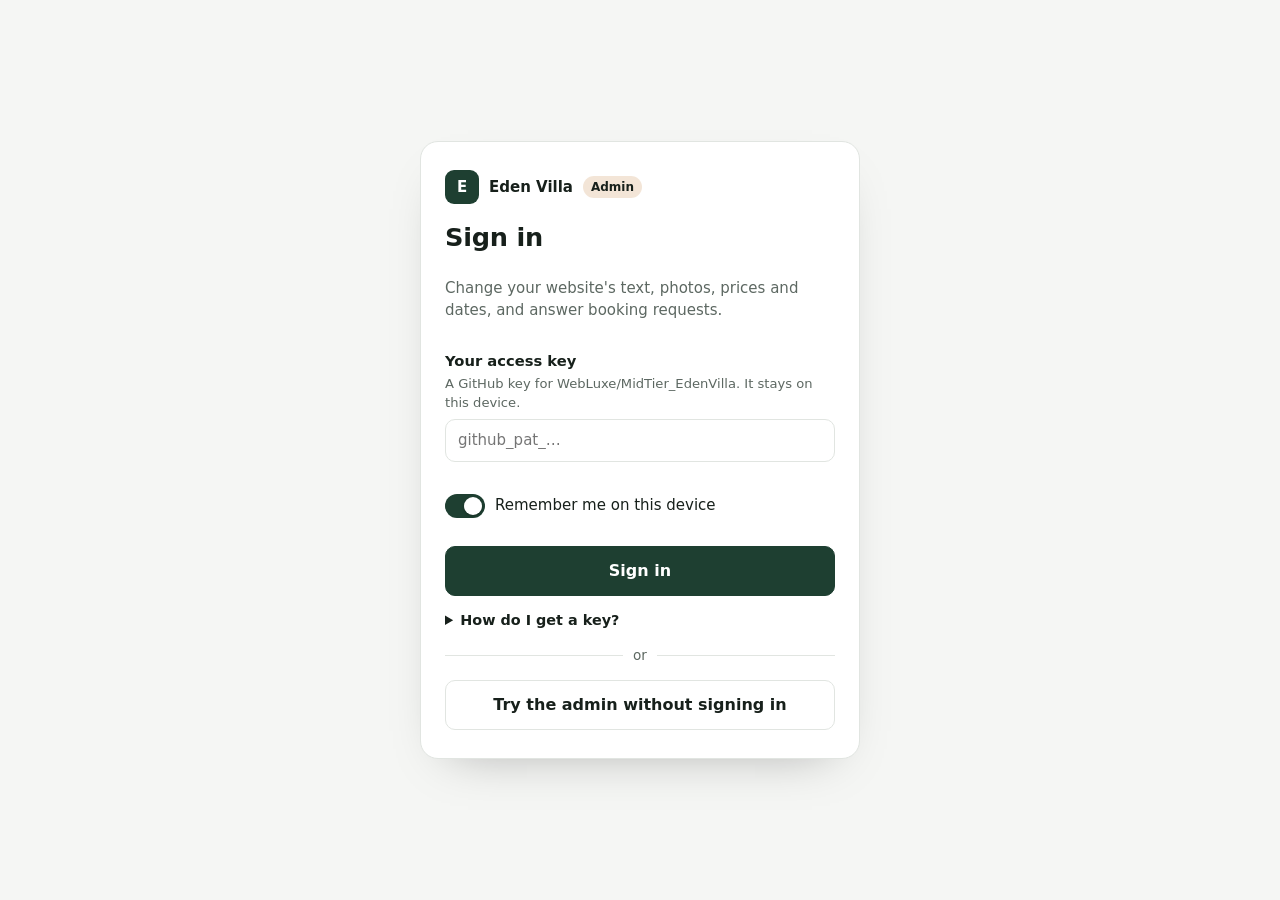
<file: admin/index.html>
<!doctype html>
<html lang="en">
<head>
<meta charset="utf-8">
<meta name="viewport" content="width=device-width, initial-scale=1, viewport-fit=cover">
<meta name="robots" content="noindex, nofollow">
<title>Admin</title>
<link rel="icon" href="../assets/favicon.svg" type="image/svg+xml">
<link rel="stylesheet" href="admin.css?v=fefe5e2663">
</head>
<body>
<div id="adm"><noscript><p style="padding:24px">The admin panel needs JavaScript.</p></noscript></div>
<script src="../config.js?v=fefe5e2663"></script>
<script src="../data/site.js"></script>
<script src="admin.js?v=fefe5e2663"></script>
<script>document.title = ((window.SITE || {}).name || 'Website') + ' · Admin'; window.ADMIN_START();</script>
</body>
</html>
</file>
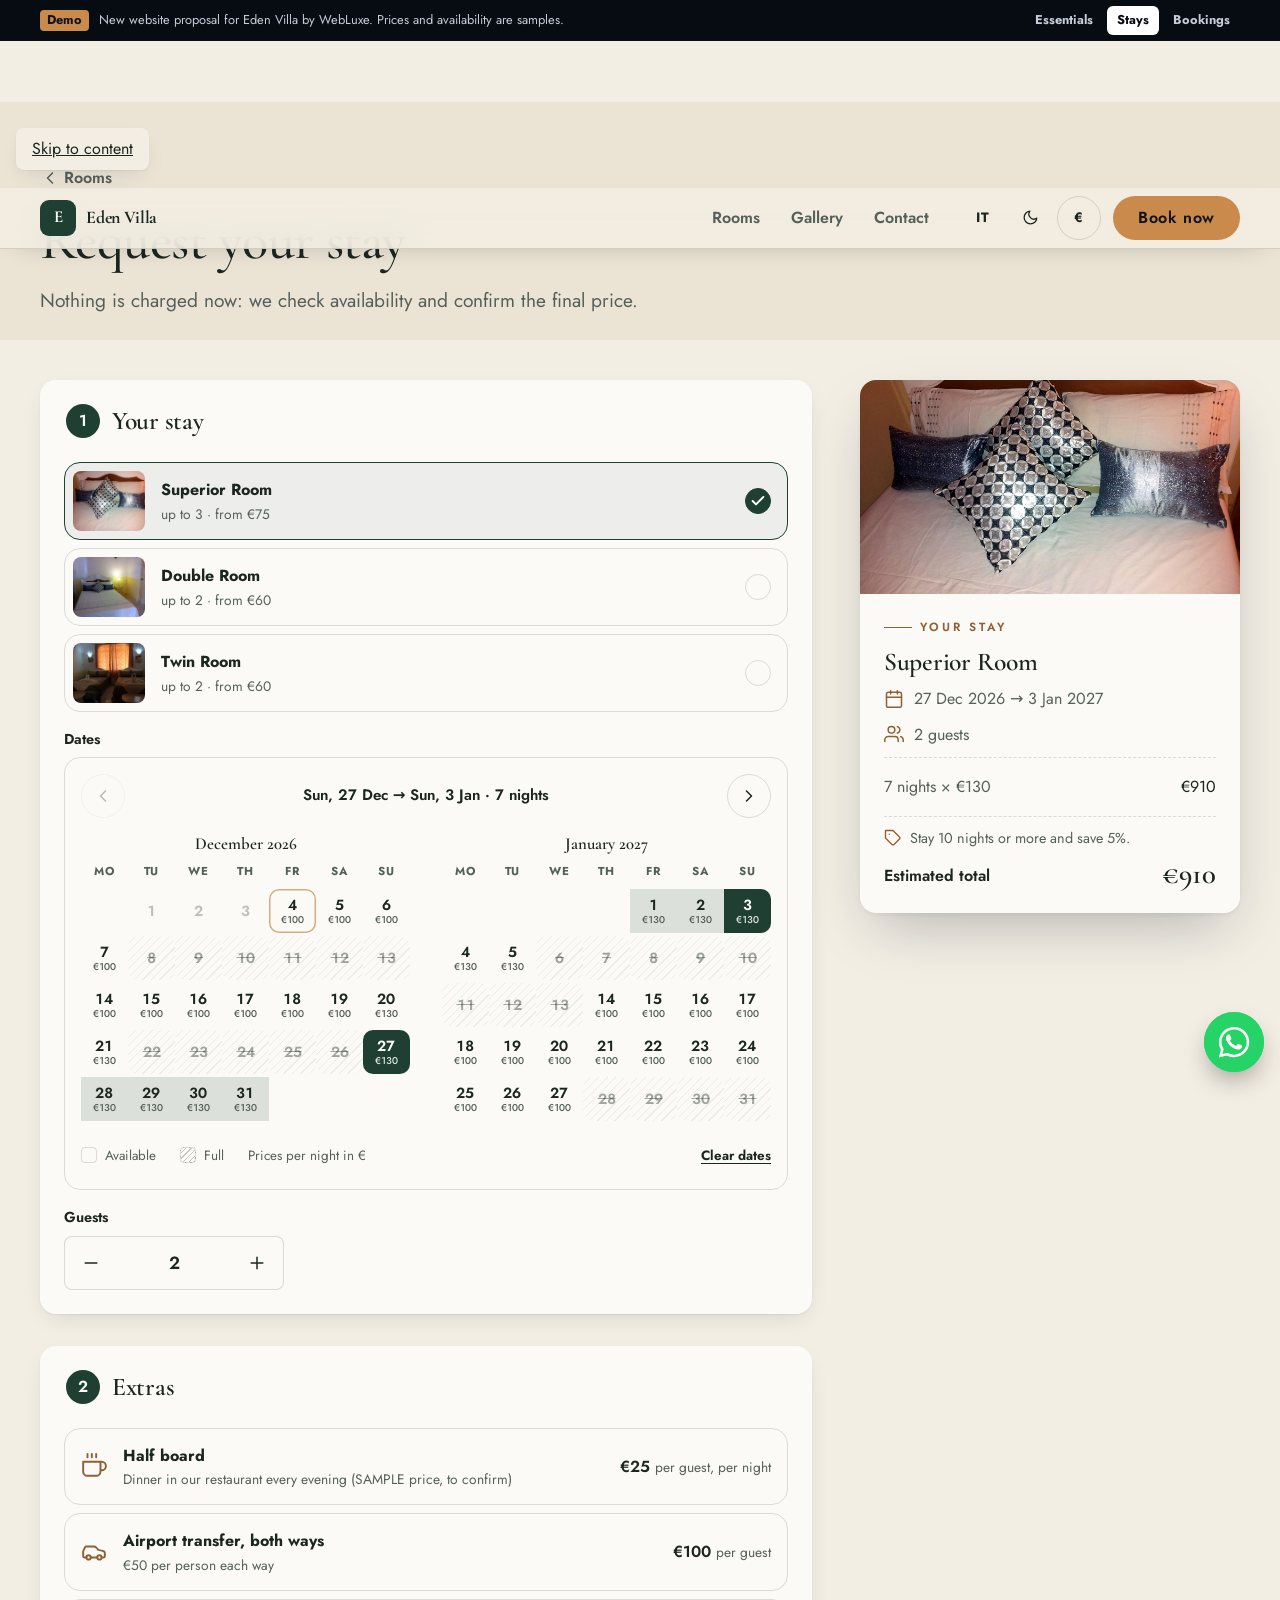
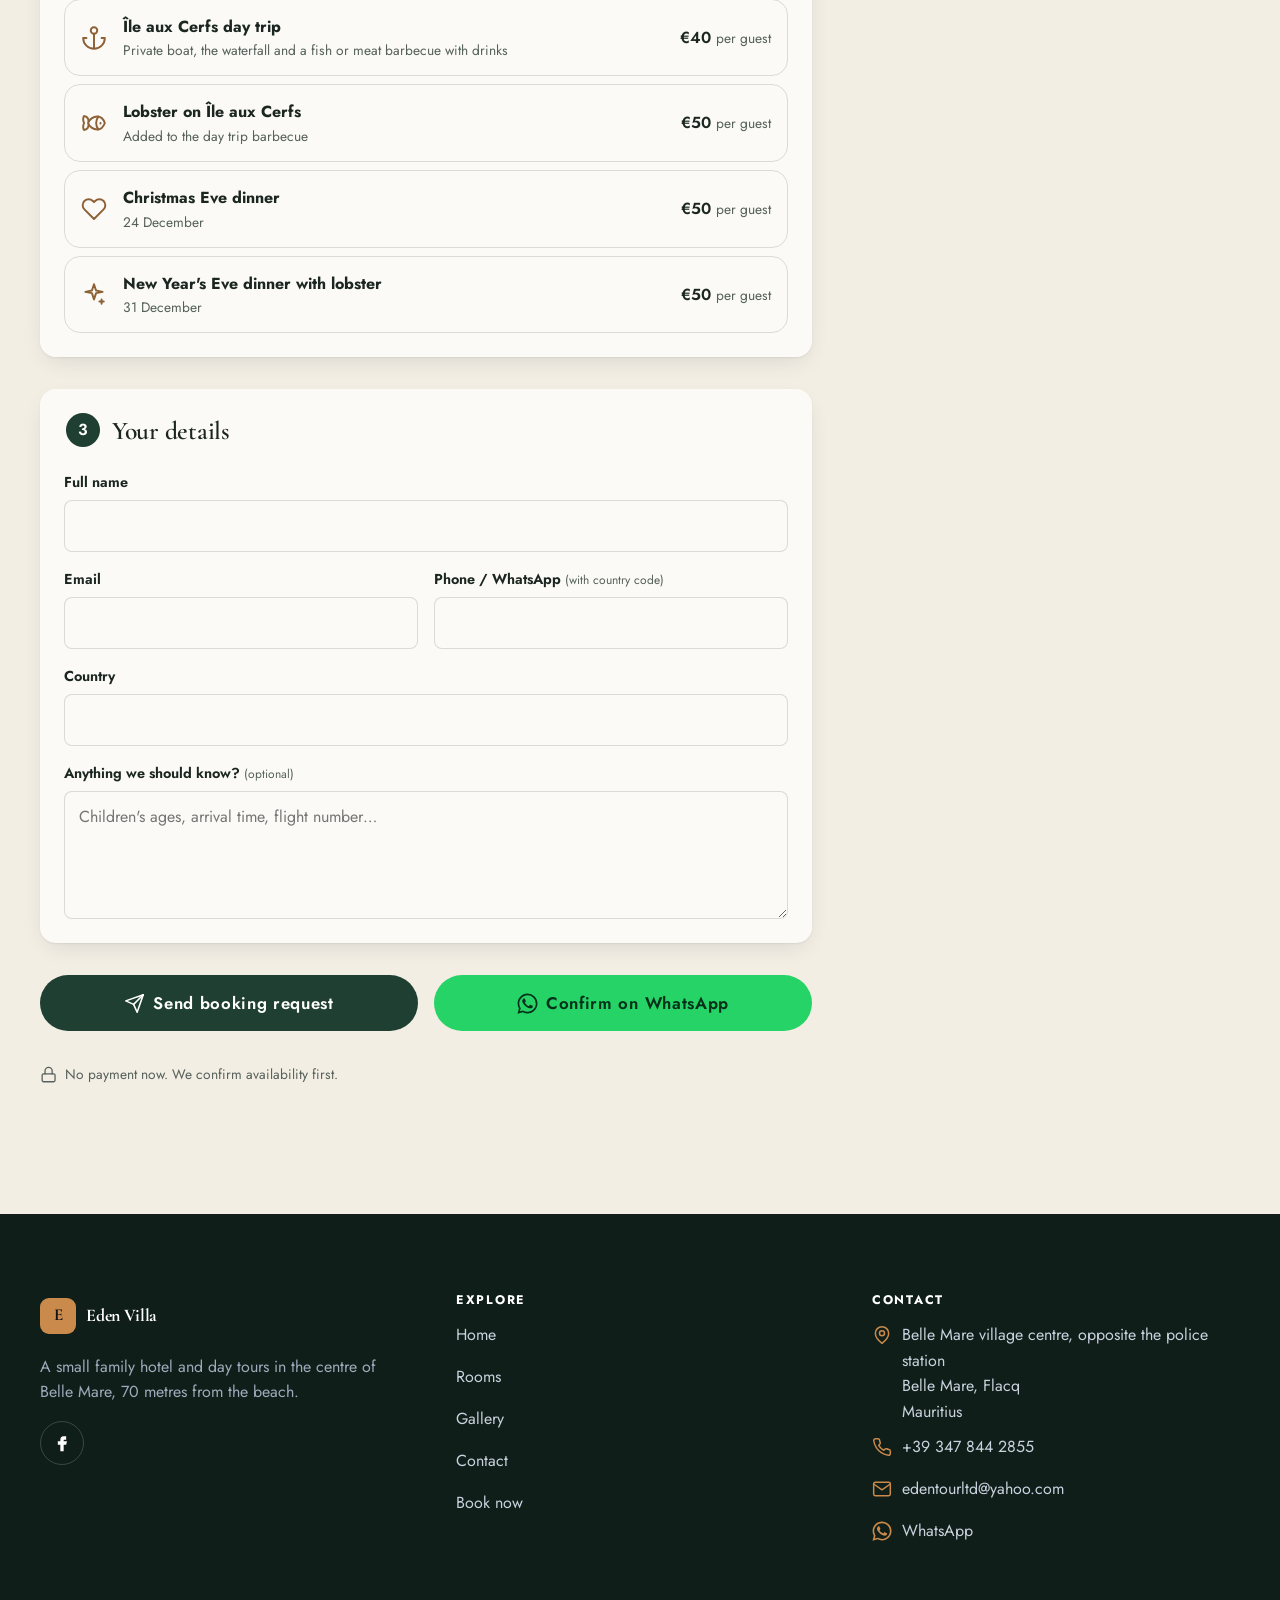
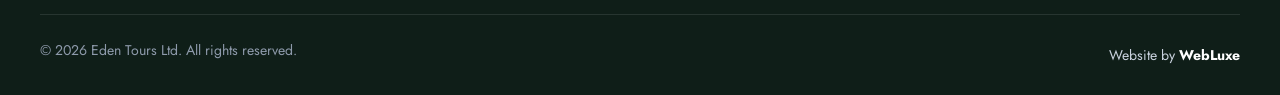
<file: book.html>
<!doctype html>
<html lang="en">
<head>
<meta charset="utf-8">
<meta name="viewport" content="width=device-width, initial-scale=1, viewport-fit=cover">
<!-- Title, description and preview picture come from config.js when the page opens.
     The copies below are what WhatsApp and Facebook show when the link is shared: update them for each client. -->
<title>Book now | Eden Villa</title>
<meta name="description" content="A small family hotel 70 m from Belle Mare beach: pool, restaurant, B&amp;B or half board and day tours. Live prices and availability.">
<meta property="og:type" content="website">
<meta property="og:title" content="Book now | Eden Villa">
<meta property="og:description" content="A small family hotel 70 m from Belle Mare beach: pool, restaurant, B&amp;B or half board and day tours. Live prices and availability.">
<meta property="og:image" content="https://images.unsplash.com/photo-1634972312739-d7237018e06a?auto=format&amp;fit=crop&amp;q=70&amp;w=1200">
<meta name="twitter:card" content="summary_large_image">
<link rel="icon" href="assets/favicon.svg" type="image/svg+xml">
<link rel="preconnect" href="https://fonts.googleapis.com">
<link rel="preconnect" href="https://fonts.gstatic.com" crossorigin>
<link rel="preconnect" href="https://images.unsplash.com">
<script>try{if(localStorage.getItem('wl-theme')==='dark')document.documentElement.dataset.theme='dark'}catch(e){}</script>
<!-- Fonts: keep in step with "fonts" in config.js (the site corrects it if they differ). -->
<link id="wl-fonts" rel="stylesheet" href="https://fonts.googleapis.com/css2?family=Cormorant+Garamond:wght@500;600;700&amp;family=Jost:wght@400;500;600&amp;display=swap">
<link rel="stylesheet" href="css/style.css?v=fefe5e2663">
<script src="config.js?v=fefe5e2663" defer></script>
<script src="data/site.js" defer></script>
<script src="js/main.js?v=fefe5e2663" defer></script>
</head>
<body data-page="book">
<div id="app"><noscript><p style="padding:24px;font-family:sans-serif">Please turn on JavaScript to see this website.</p></noscript></div>
</body>
</html>
</file>
<file: admin/admin.css>
/* WebLuxe admin panel. --p and --a come from the site's brand colours. */
:root { --p: #1e3f31; --a: #c98a4b; --bg: #f5f6f4; --card: #fff; --text: #17201b; --text-2: #5d6862; --line: #e1e5e1; --ok: #12804a; --err: #b42318; --r: 12px; color-scheme: light; }
@media (prefers-color-scheme: dark) { :root:not([data-theme="light"]) { --bg: #0f1412; --card: #171e1b; --text: #eef2ef; --text-2: #a7b2ac; --line: #28322d; color-scheme: dark; } }
*, *::before, *::after { box-sizing: border-box; }
html, body { margin: 0; }
body { font: 15px/1.5 system-ui, -apple-system, "Segoe UI", Roboto, sans-serif; color: var(--text); background: var(--bg); -webkit-font-smoothing: antialiased; }
h1 { font-size: 1.6rem; margin: 0 0 6px; letter-spacing: -.01em; }
a { color: inherit; }
button, input, select, textarea { font: inherit; color: inherit; }
img { display: block; max-width: 100%; }
[hidden] { display: none !important; }
:focus-visible { outline: 3px solid color-mix(in srgb, var(--a) 70%, transparent); outline-offset: 2px; }
.loading { padding: 40px; text-align: center; color: var(--text-2); }

.btn { display: inline-flex; align-items: center; justify-content: center; gap: 6px; min-height: 42px; padding: 0 16px; border-radius: 10px; border: 1px solid var(--line); background: var(--card); font-weight: 600; text-decoration: none; cursor: pointer; white-space: nowrap; }
.btn:hover { border-color: color-mix(in srgb, var(--text) 30%, transparent); }
.btn-p { background: var(--p); border-color: var(--p); color: #fff; }
.btn-p:hover { filter: brightness(1.12); border-color: var(--p); }
.btn-q { background: transparent; }
.btn-s { min-height: 36px; padding: 0 12px; font-size: .9rem; }
.btn-l { min-height: 50px; width: 100%; font-size: 1rem; }
.btn[disabled] { opacity: .6; cursor: progress; }
.row { display: flex; flex-wrap: wrap; align-items: center; gap: 8px; margin: 10px 0; }

/* sign in */
.login { min-height: 100vh; display: grid; place-items: center; padding: 20px 16px; }
.lcard { width: min(100%, 440px); background: var(--card); border: 1px solid var(--line); border-radius: 18px; padding: 28px 24px; display: grid; gap: 14px; box-shadow: 0 20px 50px -30px rgb(0 0 0 / .35); }
.lcard form { display: grid; gap: 14px; }
.brand { display: flex; align-items: center; gap: 10px; margin: 0; text-decoration: none; }
.brand span { width: 34px; height: 34px; display: grid; place-items: center; border-radius: 9px; background: var(--p); color: #fff; font-weight: 700; }
.brand small { padding: 2px 8px; border-radius: 99px; background: color-mix(in srgb, var(--a) 22%, transparent); font-weight: 600; font-size: .75rem; }
.intro { margin: 0 0 14px; color: var(--text-2); }
.how { font-size: .9rem; color: var(--text-2); }
.how summary { cursor: pointer; font-weight: 600; color: var(--text); }
.how ol { padding-left: 18px; display: grid; gap: 6px; }
.demo-or { display: flex; align-items: center; gap: 10px; color: var(--text-2); font-size: .85rem; margin: 0; }
.demo-or::before, .demo-or::after { content: ""; flex: 1; height: 1px; background: var(--line); }

/* layout */
.top { position: sticky; top: 0; z-index: 20; display: flex; align-items: center; gap: 12px; padding: 10px 16px; background: var(--card); border-bottom: 1px solid var(--line); }
.top .brand b { max-width: 30vw; overflow: hidden; text-overflow: ellipsis; white-space: nowrap; }
.st { margin: 0 0 0 auto; font-size: .82rem; color: var(--ok); white-space: nowrap; }
.st::before { content: "● "; }
.st-dirty { color: #b26a00; }
.tools { display: flex; align-items: center; gap: 8px; }
.me { position: relative; }
.me summary { list-style: none; cursor: pointer; }
.me summary::-webkit-details-marker { display: none; }
.me summary img, .me summary i { width: 36px; height: 36px; border-radius: 50%; display: grid; place-items: center; background: var(--line); font-style: normal; font-weight: 700; }
.me > div { position: absolute; right: 0; top: calc(100% + 8px); width: 250px; padding: 14px; display: grid; gap: 8px; background: var(--card); border: 1px solid var(--line); border-radius: var(--r); box-shadow: 0 20px 40px -20px rgb(0 0 0 / .4); }
.me p { margin: 0 0 4px; font-size: .9rem; }
.body { display: grid; grid-template-columns: 220px minmax(0, 1fr); align-content: start; min-height: calc(100vh - 61px); }
.nav { display: flex; flex-direction: column; gap: 2px; padding: 14px 10px; border-right: 1px solid var(--line); background: var(--card); position: sticky; top: 61px; height: calc(100vh - 61px); overflow: auto; }
.nav button { display: flex; align-items: center; gap: 10px; min-height: 42px; padding: 0 12px; border: 0; border-radius: 10px; background: none; text-align: left; font-weight: 500; cursor: pointer; }
.nav button span { width: 22px; text-align: center; }
.nav button:hover { background: var(--bg); }
.nav button[aria-current] { background: color-mix(in srgb, var(--p) 12%, transparent); color: var(--p); font-weight: 650; }
@media (prefers-color-scheme: dark) { .nav button[aria-current] { color: var(--text); background: color-mix(in srgb, var(--p) 45%, transparent); } }
.pane { padding: 24px clamp(16px, 4vw, 40px) 80px; max-width: 900px; }
@media (max-width: 820px) {
  .top { flex-wrap: wrap; gap: 8px; }
  .st { order: 3; flex-basis: 100%; margin: 0; }
  .tools { margin-left: auto; }
  .top .brand small { display: none; }
  .body { grid-template-columns: 1fr; grid-template-rows: auto 1fr; }
  .nav button { min-height: 40px; }
  .nav { position: sticky; top: 0; z-index: 10; flex-direction: row; height: auto; overflow-x: auto; border-right: 0; border-bottom: 1px solid var(--line); padding: 8px; scrollbar-width: none; }
  .nav::-webkit-scrollbar { display: none; }
  .nav button { flex: none; white-space: nowrap; }
  .pane { padding-top: 18px; }
}

/* fields */
.fl { display: grid; gap: 6px; margin: 0 0 18px; }
.lb { font-weight: 650; font-size: .92rem; display: grid; gap: 2px; }
.lb small { font-weight: 400; color: var(--text-2); font-size: .82rem; }
.fl input, .fl select, .fl textarea, .row input { width: 100%; min-height: 42px; padding: 9px 12px; border: 1px solid var(--line); border-radius: 10px; background: var(--card); }
.row input { width: auto; flex: 1 1 200px; }
.fl textarea { resize: vertical; min-height: 84px; }
.fl input:focus, .fl select:focus, .fl textarea:focus { outline: none; border-color: var(--p); box-shadow: 0 0 0 3px color-mix(in srgb, var(--p) 18%, transparent); }
.langs { display: grid; gap: 8px; }
@media (min-width: 900px) { .langs:has(> :nth-child(2)) { grid-template-columns: 1fr 1fr; } }
.lg { position: relative; display: block; }
.lg i { position: absolute; left: 10px; top: 11px; font: 700 .68rem/1 system-ui; letter-spacing: .06em; color: var(--text-2); pointer-events: none; }
.lg input, .lg textarea { padding-left: 34px !important; }
.fl-n .num { display: flex; align-items: center; gap: 8px; max-width: 220px; }
.fl-n em { font-style: normal; color: var(--text-2); }
.fl-md span { display: flex; gap: 6px; max-width: 220px; }
.hint { color: var(--text-2); font-size: .86rem; margin: 0; }
.note { padding: 12px 14px; border-radius: 10px; background: color-mix(in srgb, var(--a) 16%, transparent); margin: 0 0 18px; font-size: .92rem; }
.grp { border: 1px solid var(--line); border-radius: var(--r); padding: 14px 16px 2px; margin: 0 0 18px; background: var(--card); }
.grp legend { font-weight: 700; padding: 0 6px; }
.grp .hint { margin-bottom: 12px; }
.tg { display: inline-flex; align-items: center; gap: 10px; cursor: pointer; margin: 0 0 14px; font-weight: 500; }
.tg input { position: absolute; opacity: 0; }
.tg span { width: 40px; height: 24px; border-radius: 99px; background: var(--line); position: relative; transition: background .2s; flex: none; }
.tg span::after { content: ""; position: absolute; left: 3px; top: 3px; width: 18px; height: 18px; border-radius: 50%; background: #fff; transition: transform .2s; box-shadow: 0 1px 3px rgb(0 0 0 / .3); }
.tg input:checked + span { background: var(--p); }
.tg input:checked + span::after { transform: translateX(16px); }
.tg input:focus-visible + span { outline: 3px solid color-mix(in srgb, var(--a) 70%, transparent); outline-offset: 2px; }

/* lists */
.items { list-style: none; padding: 0; margin: 0 0 4px; display: grid; gap: 8px; }
.items > li > details { background: var(--card); border: 1px solid var(--line); border-radius: var(--r); }
.items summary { display: flex; align-items: center; gap: 8px; padding: 8px 8px 8px 14px; cursor: pointer; list-style: none; min-height: 48px; }
.items summary::-webkit-details-marker { display: none; }
.items summary b { flex: 1; min-width: 0; overflow: hidden; text-overflow: ellipsis; white-space: nowrap; }
.items summary b::before { content: "▸ "; color: var(--text-2); }
.items details[open] > summary b::before { content: "▾ "; }
.sub { padding: 6px 14px 4px; border-top: 1px solid var(--line); }
.sub .fl-list .items > li > details { background: var(--bg); }
.ia { display: flex; gap: 4px; flex: none; }
.ib { width: 34px; height: 34px; display: grid; place-items: center; border: 1px solid var(--line); border-radius: 8px; background: var(--card); cursor: pointer; font-size: .9rem; }
.ib-del:hover { border-color: var(--err); color: var(--err); }
/* photos */
.img1 { display: grid; grid-template-columns: 140px minmax(0, 1fr); gap: 14px; align-items: start; }
.img1 > img, .noimg { width: 140px; aspect-ratio: 4 / 3; object-fit: cover; border-radius: 10px; background: var(--line); display: grid; place-items: center; color: var(--text-2); font-size: .85rem; }
.img1 .btn { margin-bottom: 10px; }
@media (max-width: 520px) { .img1 { grid-template-columns: 1fr; } }
.imgs { list-style: none; padding: 0; margin: 0; display: grid; grid-template-columns: repeat(auto-fill, minmax(150px, 1fr)); gap: 10px; }
.imgs li { position: relative; background: var(--card); border: 1px solid var(--line); border-radius: var(--r); overflow: hidden; }
.imgs img { width: 100%; aspect-ratio: 4 / 3; object-fit: cover; }
.imgs .ia { position: absolute; top: 6px; right: 6px; }
.imgs .ib { width: 30px; height: 30px; background: color-mix(in srgb, var(--card) 88%, transparent); }
.imgs details { padding: 6px 10px; font-size: .85rem; }
.imgs details summary { cursor: pointer; color: var(--text-2); }
.imgs details .fl { margin: 8px 0; }
.imgs .add label { display: grid; place-items: center; min-height: 150px; height: 100%; cursor: pointer; color: var(--p); font-weight: 650; border: 2px dashed var(--line); border-radius: var(--r); }
/* dates */
.dates { list-style: none; padding: 0; margin: 0; display: grid; gap: 8px; }
.dates li { display: grid; grid-template-columns: repeat(2, minmax(0, 1fr)) minmax(0, 1.4fr) auto auto; gap: 8px; align-items: end; padding: 10px; background: var(--card); border: 1px solid var(--line); border-radius: var(--r); }
.dates li.past { opacity: .55; }
.dates li.empty { display: block; color: var(--text-2); }
.dates label { display: grid; gap: 4px; font-size: .78rem; color: var(--text-2); }
.dates input { min-height: 40px; padding: 6px 10px; border: 1px solid var(--line); border-radius: 8px; background: var(--card); width: 100%; }
.dates em { font-style: normal; font-size: .85rem; color: var(--text-2); padding-bottom: 10px; white-space: nowrap; }
@media (max-width: 640px) { .dates li { grid-template-columns: 1fr 1fr; } .dates .dn { grid-column: 1 / -1; } }
.av-room { margin-bottom: 26px; }
.av-room h2 { font-size: 1.1rem; margin: 0 0 8px; }
/* inbox */
.inbox { list-style: none; padding: 0; margin: 0 0 22px; display: grid; gap: 10px; }
.inbox > li { padding: 14px 16px; background: var(--card); border: 1px solid var(--line); border-left: 4px solid var(--a); border-radius: var(--r); display: grid; gap: 6px; }
.inbox > li.ib-confirmed { border-left-color: var(--ok); }
.inbox > li.ib-declined { border-left-color: var(--line); opacity: .7; }
.inbox > li.ib-replied { border-left-color: #6b8fd6; }
.inbox > li.empty { border-left-color: var(--line); color: var(--text-2); }
.ib-top { display: flex; flex-wrap: wrap; align-items: center; gap: 8px; }
.ib-top time { margin-left: auto; font-size: .82rem; color: var(--text-2); }
.badge { font-size: .74rem; font-weight: 650; padding: 2px 8px; border-radius: 99px; background: var(--bg); border: 1px solid var(--line); }
.inbox p { margin: 0; }
.ib-msg { padding: 8px 10px; border-radius: 8px; background: var(--bg); font-size: .92rem; }
.ib-act { display: flex; flex-wrap: wrap; gap: 6px; align-items: center; margin-top: 4px !important; }
.ib-act select { min-height: 36px; border: 1px solid var(--line); border-radius: 8px; background: var(--card); padding: 0 8px; }
/* staff */
.staff { list-style: none; padding: 0; margin: 0 0 20px; display: grid; gap: 8px; }
.staff li { display: flex; align-items: center; gap: 10px; padding: 10px 12px; background: var(--card); border: 1px solid var(--line); border-radius: var(--r); }
.staff img, .staff i { width: 32px; height: 32px; border-radius: 50%; background: var(--line); }
.staff .btn { margin-left: auto; }
/* toast */
.toast { position: fixed; left: 50%; bottom: 20px; transform: translateX(-50%); z-index: 50; width: min(92vw, 520px); padding: 12px 16px; border-radius: 12px; background: #17201b; color: #fff; box-shadow: 0 20px 40px -16px rgb(0 0 0 / .5); font-size: .92rem; }
.lcard .toast { position: static; transform: none; width: auto; }
.t-ok { background: var(--ok); } .t-err { background: var(--err); }
</file>
<file: css/style.css>
/* ==========================================================================
   WebLuxe template: shared styles (header, footer, buttons, forms, motion).
   Colours and fonts come from config.js as CSS variables, so you rarely
   need to edit this file.
   ========================================================================== */
:root {
  /* brand (overwritten from config.js) */
  --primary: #0e2240; --accent: #e8833a; --dark: #0a1426; --light: #f5f7fa;
  --on-primary: #fff; --on-accent: #10141a;
  --font-head: system-ui, sans-serif; --font-body: system-ui, -apple-system, "Segoe UI", Roboto, sans-serif;
  /* surfaces, light theme */
  --bg: #ffffff; --bg-2: var(--light); --card: #ffffff; --text: #18202b; --text-2: #4a5565; --line: color-mix(in srgb, var(--text) 13%, transparent);
  --wa: #25d366; --wa-ink: #05301a; --ok: #12804a; --err: #b42318;
  /* 8px spacing scale */
  --s1: 8px; --s2: 16px; --s3: 24px; --s4: 32px; --s5: 40px; --s6: 48px; --s8: 64px; --s10: 80px; --s12: 96px; --s16: 128px;
  --sec: clamp(var(--s8), 10vw, var(--s16));
  --gut: clamp(var(--s2), 5vw, var(--s5)); --wrap: 1200px;
  --r: 10px; --r-lg: 18px; --r-pill: 999px;
  --shadow: 0 1px 2px rgb(10 20 40 / .06), 0 8px 24px -8px rgb(10 20 40 / .14);
  --shadow-lg: 0 2px 4px rgb(10 20 40 / .05), 0 24px 56px -16px rgb(10 20 40 / .28);
  --ease: cubic-bezier(.2, .7, .2, 1); --ease-out: cubic-bezier(.16, 1, .3, 1);
  --hd-h: 72px;
  color-scheme: light;
}
:root[data-theme="dark"] {
  --bg: color-mix(in srgb, var(--dark) 92%, #000); --bg-2: var(--dark); --card: color-mix(in srgb, var(--dark) 80%, #fff 6%);
  --text: #eef2f7; --text-2: #b4bfcc; --line: rgb(255 255 255 / .12);
  color-scheme: dark;
}

*, *::before, *::after { box-sizing: border-box; }
html { -webkit-text-size-adjust: 100%; text-size-adjust: 100%; scroll-behavior: smooth; scroll-padding-top: calc(var(--hd-h) + var(--s2)); }
body { margin: 0; font: 400 1rem/1.6 var(--font-body); color: var(--text); background: var(--bg); -webkit-font-smoothing: antialiased; overflow-x: clip; transition: background-color .3s, color .3s; }
html.menu-open { overflow: hidden; }
img, svg, video, iframe { display: block; max-width: 100%; }
img { height: auto; }
h1, h2, h3, h4, p, ul, ol, dl, dd, figure, blockquote, table { margin: 0; }
ul, ol { padding: 0; list-style: none; }
a { color: inherit; }
button, input, select, textarea { font: inherit; color: inherit; }
button { cursor: pointer; background: none; border: 0; padding: 0; }
address { font-style: normal; }
[hidden] { display: none !important; }
:focus-visible { outline: 3px solid var(--accent); outline-offset: 3px; border-radius: 4px; }
.sr { position: absolute; width: 1px; height: 1px; overflow: hidden; clip-path: inset(50%); white-space: nowrap; }
.skip { position: fixed; left: var(--s2); top: -60px; z-index: 300; background: var(--bg); color: var(--text); padding: var(--s1) var(--s2); border-radius: var(--r); box-shadow: var(--shadow); transition: top .2s; }
.skip:focus { top: var(--s2); }
.i { width: 1.25em; height: 1.25em; flex: none; fill: none; stroke: currentColor; stroke-width: 1.8; stroke-linecap: round; stroke-linejoin: round; }
#app { min-height: 100vh; }

/* layout and type */
.wrap { width: min(100% - 2 * var(--gut), var(--wrap)); margin-inline: auto; }
.sec { padding-block: var(--sec); }
.sec-alt { background: var(--bg-2); }
.h1, .h2, .h3 { font-family: var(--font-head); color: inherit; text-wrap: balance; }
.h1 { font-size: clamp(2.3rem, 7vw, 4.6rem); line-height: 1.04; font-weight: 700; letter-spacing: -.025em; }
.h2 { font-size: clamp(1.8rem, 4.2vw, 2.9rem); line-height: 1.1; font-weight: 700; letter-spacing: -.02em; }
.h3 { font-size: clamp(1.15rem, 2vw, 1.35rem); line-height: 1.25; font-weight: 650; }
.lead { font-size: clamp(1.05rem, 1.6vw, 1.2rem); color: var(--text-2); max-width: 62ch; text-wrap: pretty; }
.eyebrow { display: inline-flex; align-items: center; gap: var(--s1); font-size: .8rem; font-weight: 700; letter-spacing: .14em; text-transform: uppercase; color: var(--accent-text, var(--accent)); }
.eyebrow::before { content: ""; width: 24px; height: 2px; background: currentColor; }
.sec-head { display: grid; gap: var(--s2); margin-bottom: clamp(var(--s4), 5vw, var(--s8)); max-width: 760px; }
.sec-head.center { text-align: center; justify-items: center; margin-inline: auto; }
.sec-head.center .eyebrow::after { content: ""; width: 24px; height: 2px; background: currentColor; }

/* buttons: 48px tall so they are easy to tap */
.btn { display: inline-flex; align-items: center; justify-content: center; gap: var(--s1); min-height: 48px; padding: 0 var(--s3); border-radius: var(--r); border: 1.5px solid transparent; font-weight: 650; text-decoration: none; white-space: nowrap; transition: transform .2s var(--ease), background-color .2s, color .2s, border-color .2s, box-shadow .2s; }
.btn:active { transform: translateY(1px) scale(.99); }
.btn .i { transition: transform .25s var(--ease); }
.btn:hover .i-go { transform: translateX(4px); }
.btn-lg { min-height: 56px; padding-inline: var(--s4); font-size: 1.05rem; }
.btn-primary { background: var(--primary); color: var(--on-primary); }
.btn-primary:hover { box-shadow: 0 10px 24px -10px var(--primary); transform: translateY(-2px); }
.btn-accent { background: var(--accent); color: var(--on-accent); }
.btn-accent:hover { box-shadow: 0 10px 24px -10px var(--accent); transform: translateY(-2px); }
.btn-line { border-color: currentColor; }
.btn-line:hover { background: var(--text); color: var(--bg); border-color: var(--text); }
.btn-ghost { border-color: rgb(255 255 255 / .55); color: #fff; backdrop-filter: blur(6px); background: rgb(255 255 255 / .06); }
.btn-ghost:hover { background: #fff; color: var(--dark); border-color: #fff; }
.btn-wa { background: var(--wa); color: var(--wa-ink); }
.btn-wa:hover { background: #1fc25c; transform: translateY(-2px); }
.btn[disabled] { opacity: .6; pointer-events: none; }
.btns { display: flex; flex-wrap: wrap; gap: var(--s2); }
.link { display: inline-flex; align-items: center; gap: 6px; font-weight: 650; text-decoration: underline; text-decoration-color: var(--accent); text-decoration-thickness: 2px; text-underline-offset: 5px; }
.link .i { transition: transform .25s var(--ease); }
.link:hover .i { transform: translateX(4px); }

/* demo strip */
.demo-strip { background: #070b12; color: #c5cdd8; font-size: .8rem; line-height: 1.3; display: flex; flex-wrap: wrap; align-items: center; justify-content: space-between; gap: 6px var(--s2); padding: 6px var(--gut); }
.demo-strip p { display: flex; align-items: center; gap: 10px; }
.demo-strip p b { background: var(--accent); color: var(--on-accent); padding: 2px 7px; border-radius: 4px; font-weight: 700; }
.demo-strip nav { display: flex; gap: 4px; }
.demo-strip nav a { display: flex; gap: 6px; padding: 6px 10px; border-radius: 6px; text-decoration: none; color: #c5cdd8; }
.demo-strip nav a[aria-current] { background: #fff; color: #070b12; }
.demo-strip nav a:not([aria-current]) span { display: none; }
@media (min-width: 760px) { .demo-strip nav a span { display: inline !important; opacity: .7; } }

/* header: sticky, and it slims down once you scroll */
.hd { position: sticky; top: 0; z-index: 100; background: color-mix(in srgb, var(--bg) 86%, transparent); backdrop-filter: saturate(1.4) blur(14px); -webkit-backdrop-filter: saturate(1.4) blur(14px); border-bottom: 1px solid transparent; transition: background-color .3s, border-color .3s, box-shadow .3s; }
.hd.is-scrolled { border-color: var(--line); box-shadow: 0 8px 30px -20px rgb(0 0 0 / .4); }
.hd-in { width: min(100% - 2 * var(--gut), var(--wrap)); margin-inline: auto; height: var(--hd-h); display: flex; align-items: center; gap: var(--s3); transition: height .35s var(--ease); }
.hd.is-scrolled .hd-in { height: 60px; }
.logo { display: inline-flex; align-items: center; gap: 10px; text-decoration: none; font-family: var(--font-head); font-weight: 700; font-size: 1.12rem; letter-spacing: -.01em; line-height: 1; min-height: 44px; }
.logo-mark { width: 36px; height: 36px; display: grid; place-items: center; border-radius: 9px; background: var(--primary); color: var(--on-primary); font-size: 1.05rem; transition: transform .4s var(--ease); }
:root[data-theme="dark"] .logo-mark { background: var(--accent); color: var(--on-accent); }
.logo:hover .logo-mark { transform: rotate(-6deg) scale(1.05); }
.logo-img { height: 40px; width: auto; transition: height .35s var(--ease); }
.hd.is-scrolled .logo-img { height: 34px; }
.hd-nav { display: none; margin-left: auto; gap: clamp(var(--s2), 2.4vw, var(--s4)); }
.hd-nav a { position: relative; padding: 10px 0; font-weight: 600; text-decoration: none; color: var(--text-2); transition: color .2s; }
.hd-nav a::after { content: ""; position: absolute; left: 0; right: 0; bottom: 4px; height: 2px; background: var(--accent); transform: scaleX(0); transform-origin: left; transition: transform .3s var(--ease); }
.hd-nav a:hover, .hd-nav a[aria-current] { color: var(--text); }
.hd-nav a:hover::after, .hd-nav a[aria-current]::after { transform: scaleX(1); }
.hd-tools { display: flex; align-items: center; gap: 4px; margin-left: auto; }
.hd-btn { min-width: 44px; height: 44px; display: inline-grid; place-items: center; border-radius: var(--r-pill); font-weight: 700; font-size: .85rem; letter-spacing: .04em; transition: background-color .2s; }
.hd-btn:hover { background: var(--line); }
.hd-theme .i-sun { display: none; }
:root[data-theme="dark"] .hd-theme .i-sun { display: block; }
:root[data-theme="dark"] .hd-theme .i-moon { display: none; }
.hd-cta { display: none; }
.hd-burger { position: relative; }
.hd-burger span { position: absolute; left: 12px; width: 20px; height: 2px; border-radius: 2px; background: currentColor; transition: transform .35s var(--ease), opacity .2s, top .35s var(--ease); }
.hd-burger span:nth-child(1) { top: 15px; } .hd-burger span:nth-child(2) { top: 21px; } .hd-burger span:nth-child(3) { top: 27px; }
.hd-burger[aria-expanded="true"] span:nth-child(1) { top: 21px; transform: rotate(45deg); }
.hd-burger[aria-expanded="true"] span:nth-child(2) { opacity: 0; transform: scaleX(0); }
.hd-burger[aria-expanded="true"] span:nth-child(3) { top: 21px; transform: rotate(-45deg); }
.menu { position: absolute; left: 0; right: 0; top: 100%; background: var(--bg); border-bottom: 1px solid var(--line); box-shadow: 0 30px 40px -30px rgb(0 0 0 / .35); padding: var(--s1) var(--gut) var(--s3); display: grid; gap: var(--s2); max-height: calc(100dvh - var(--hd-h)); overflow: auto;
  clip-path: inset(0 0 100% 0); opacity: 0; visibility: hidden; transition: clip-path .45s var(--ease-out), opacity .3s, visibility 0s .45s; }
.menu.open { clip-path: inset(0); opacity: 1; visibility: visible; transition: clip-path .45s var(--ease-out), opacity .3s; }
.menu nav { display: grid; }
.menu nav a { padding: var(--s2) 0; border-bottom: 1px solid var(--line); font-family: var(--font-head); font-size: 1.35rem; font-weight: 600; text-decoration: none; opacity: 0; transform: translateY(10px); transition: opacity .3s, transform .4s var(--ease); }
.menu.open nav a { opacity: 1; transform: none; }
.menu.open nav a:nth-child(2) { transition-delay: .04s; } .menu.open nav a:nth-child(3) { transition-delay: .08s; } .menu.open nav a:nth-child(4) { transition-delay: .12s; } .menu.open nav a:nth-child(5) { transition-delay: .16s; } .menu.open nav a:nth-child(6) { transition-delay: .2s; } .menu.open nav a:nth-child(7) { transition-delay: .24s; }
.menu nav a[aria-current] { color: var(--accent-text, var(--accent)); }
@media (min-width: 960px) {
  .hd-nav { display: flex; }
  .hd-tools { margin-left: var(--s1); }
  .hd-burger, .menu { display: none; }
  .hd-cta { display: inline-flex; margin-left: var(--s1); min-height: 44px; }
}

/* footer */
.ft { background: var(--dark); color: #c9d2de; padding-top: var(--s10); }
.ft a { text-decoration: none; }
.ft-in { display: grid; grid-template-columns: repeat(auto-fit, minmax(min(100%, 210px), 1fr)); gap: var(--s5) var(--s6); padding-bottom: var(--s8); }
.ft .logo { color: #fff; }
.ft .logo-mark { background: var(--accent); color: var(--on-accent); }
.ft-brand { display: grid; gap: var(--s2); align-content: start; max-width: 340px; }
.ft-brand > p { color: #9eabbb; }
.ft-col { display: grid; gap: 10px; align-content: start; }
.ft-col h2 { font: 700 .78rem/1 var(--font-body); letter-spacing: .14em; text-transform: uppercase; color: #fff; margin-bottom: 6px; }
.ft-col > a, .ft-col address a { display: inline-flex; align-items: flex-start; gap: 10px; min-height: 32px; color: #c9d2de; transition: color .2s; }
.ft-col a:hover { color: #fff; }
.ft-col .i { margin-top: 3px; color: var(--accent); }
.social { display: flex; gap: var(--s1); }
.social a { width: 44px; height: 44px; display: grid; place-items: center; border-radius: 50%; border: 1px solid rgb(255 255 255 / .18); color: #fff; transition: background-color .2s, border-color .2s, transform .2s; }
.social a:hover { background: var(--accent); color: var(--on-accent); border-color: var(--accent); transform: translateY(-2px); }
.hours { width: 100%; border-collapse: collapse; font-variant-numeric: tabular-nums; }
.hours th, .hours td { padding: 8px 0; text-align: left; font-weight: 400; border-bottom: 1px solid var(--line); }
.hours td { text-align: right; white-space: nowrap; }
.hours .is-today th, .hours .is-today td { font-weight: 700; color: var(--text); }
.hours-ft th, .hours-ft td { border-color: rgb(255 255 255 / .1); padding: 6px 0; }
.hours-ft .is-today th, .hours-ft .is-today td { color: #fff; }
.ft-base { display: flex; flex-wrap: wrap; justify-content: space-between; gap: var(--s1) var(--s3); padding-block: var(--s3); border-top: 1px solid rgb(255 255 255 / .1); font-size: .88rem; color: #8e9aab; }
.credit { display: inline-flex; gap: 4px; min-height: 32px; align-items: center; color: #c9d2de; }
.credit b { color: #fff; transition: color .2s; }
.credit:hover b { color: var(--accent); }

/* open now */
.open-badge { display: inline-flex; align-items: center; gap: 10px; font-weight: 650; }
.open-badge span { width: 10px; height: 10px; border-radius: 50%; background: #98a2b3; }
.open-badge.is-open span { background: #22c55e; box-shadow: 0 0 0 0 rgb(34 197 94 / .6); animation: ping 2s infinite; }
@keyframes ping { 70% { box-shadow: 0 0 0 10px rgb(34 197 94 / 0); } 100% { box-shadow: 0 0 0 0 rgb(34 197 94 / 0); } }

/* WhatsApp button, bottom right */
.fab { position: fixed; right: var(--s2); bottom: calc(var(--s2) + env(safe-area-inset-bottom) + var(--fab-lift, 0px)); z-index: 90; width: 60px; height: 60px; border-radius: 50%; background: var(--wa); color: #fff; display: grid; place-items: center; box-shadow: 0 12px 28px -8px rgb(0 0 0 / .45); transition: transform .3s var(--ease), bottom .3s var(--ease); animation: fab-in .6s 1s var(--ease-out) both; }
.fab .i { width: 32px; height: 32px; }
.fab::before { content: ""; position: absolute; inset: 0; border-radius: 50%; border: 2px solid var(--wa); animation: fab-ring 3s 2s infinite; }
.fab:hover { transform: scale(1.06); }
.fab-tip { position: absolute; right: calc(100% + 12px); white-space: nowrap; background: var(--dark); color: #fff; padding: 8px 12px; border-radius: var(--r); font-size: .88rem; font-weight: 600; opacity: 0; transform: translateX(6px); pointer-events: none; transition: opacity .2s, transform .3s var(--ease); }
@media (hover: hover) { .fab:hover .fab-tip { opacity: 1; transform: none; } }
@keyframes fab-in { from { transform: scale(0); } }
@keyframes fab-ring { 0% { transform: scale(1); opacity: .8; } 60%, 100% { transform: scale(1.5); opacity: 0; } }

/* forms */
.form { display: grid; gap: var(--s2); }
.fld { display: grid; gap: 6px; }
.fld .lbl { font-size: .9rem; font-weight: 650; }
.fld .lbl small { font-weight: 400; color: var(--text-2); }
.fld input, .fld select, .fld textarea { width: 100%; min-height: 52px; padding: 12px 14px; border: 1.5px solid var(--line); border-radius: var(--r); background: var(--card); color: var(--text); transition: border-color .2s, box-shadow .2s; }
.fld textarea { min-height: 128px; resize: vertical; }
.fld select { appearance: none; padding-right: 40px; background-image: url("data:image/svg+xml,%3Csvg xmlns='http://www.w3.org/2000/svg' viewBox='0 0 24 24' fill='none' stroke='%23888' stroke-width='2' stroke-linecap='round' stroke-linejoin='round'%3E%3Cpath d='m6 9 6 6 6-6'/%3E%3C/svg%3E"); background-repeat: no-repeat; background-position: right 12px center; background-size: 18px; }
.fld :is(input, select, textarea):hover { border-color: color-mix(in srgb, var(--text) 35%, transparent); }
.fld :is(input, select, textarea):focus { outline: none; border-color: var(--primary); box-shadow: 0 0 0 4px color-mix(in srgb, var(--accent) 28%, transparent); }
:root[data-theme="dark"] .fld :is(input, select, textarea):focus { border-color: var(--accent); }
.fld :is(input, textarea):user-invalid { border-color: var(--err); }
.row-2 { display: grid; gap: var(--s2); }
@media (min-width: 560px) { .row-2 { grid-template-columns: minmax(0, 1fr) minmax(0, 1fr); } }
.form-status { padding: 12px 14px; border-radius: var(--r); font-weight: 600; }
.form-status.ok { background: color-mix(in srgb, var(--ok) 12%, transparent); color: var(--ok); }
.form-status.err { background: color-mix(in srgb, var(--err) 12%, transparent); color: var(--err); }
.form-status.wait { background: var(--bg-2); }
:root[data-theme="dark"] .form-status.ok { color: #6ee7a8; } :root[data-theme="dark"] .form-status.err { color: #fda4a4; }
.form-note { font-size: .86rem; color: var(--text-2); }

/* map: loads only when tapped */
.map { position: relative; width: 100%; min-height: 300px; border-radius: var(--r-lg); overflow: hidden; border: 1px solid var(--line); display: grid; place-items: center;
  background: linear-gradient(var(--line) 1px, transparent 1px) 0 0 / 46px 46px, linear-gradient(90deg, var(--line) 1px, transparent 1px) 0 0 / 46px 46px, linear-gradient(120deg, transparent 47%, color-mix(in srgb, var(--accent) 30%, transparent) 47.5% 50%, transparent 50.5%), var(--bg-2); }
.map iframe { position: absolute; inset: 0; width: 100%; height: 100%; border: 0; }
.map-btn { display: inline-flex; align-items: center; gap: var(--s1); min-height: 48px; padding: 0 var(--s3); border-radius: var(--r-pill); background: var(--primary); color: var(--on-primary); font-weight: 650; box-shadow: var(--shadow-lg); transition: transform .25s var(--ease); }
.map:hover .map-btn { transform: scale(1.04); }

/* dialog */
.dlg { width: min(92vw, 520px); border: 0; padding: 0; border-radius: var(--r-lg); background: var(--card); color: var(--text); box-shadow: var(--shadow-lg); }
.dlg[open] { animation: dlg-in .35s var(--ease-out); }
.dlg::backdrop { background: rgb(6 10 18 / .6); backdrop-filter: blur(4px); }
.dlg-in { position: relative; padding: var(--s4) var(--s3) var(--s3); display: grid; gap: var(--s2); }
.dlg h2 { font: 700 1.35rem/1.2 var(--font-head); padding-right: var(--s5); }
.dlg-x { position: absolute; top: var(--s1); right: var(--s1); width: 44px; height: 44px; display: grid; place-items: center; border-radius: 50%; }
.dlg-x:hover { background: var(--line); }
.dlg-msg { margin: 0; padding: 12px 14px; background: color-mix(in srgb, var(--wa) 14%, var(--card)); border-radius: 4px 14px 14px 14px; font: inherit; white-space: pre-wrap; overflow-wrap: anywhere; max-height: 40vh; overflow: auto; }
.dlg-actions { display: flex; flex-wrap: wrap; gap: var(--s1); justify-content: flex-end; margin-top: var(--s1); }
@keyframes dlg-in { from { opacity: 0; transform: translateY(16px) scale(.98); } }

/* lightbox */
.lb { width: 100vw; height: 100dvh; max-width: none; max-height: none; margin: 0; padding: 0; border: 0; background: rgb(5 7 10 / .97); color: #fff; overflow: hidden; touch-action: pan-y; }
.lb::backdrop { background: #05070a; }
.lb-fig { position: absolute; inset: 56px 0 64px; display: grid; place-items: center; gap: var(--s1); padding: 0 var(--s1); }
.lb-fig img { max-width: 100%; max-height: calc(100dvh - 160px); object-fit: contain; border-radius: 4px; user-select: none; -webkit-user-drag: none; }
.lb-fig img.lb-in { animation: lb-in .45s var(--ease-out); }
.lb-fig figcaption { color: #c9d2de; text-align: center; font-size: .95rem; }
.lb-x, .lb-nav { position: absolute; z-index: 2; width: 48px; height: 48px; display: grid; place-items: center; border-radius: 50%; background: rgb(255 255 255 / .1); color: #fff; transition: background-color .2s; }
.lb-x:hover, .lb-nav:hover { background: rgb(255 255 255 / .22); }
.lb-x { top: var(--s1); right: var(--s1); }
.lb-nav { top: 50%; translate: 0 -50%; }
.lb-prev { left: var(--s1); } .lb-next { right: var(--s1); }
.lb-n { position: absolute; bottom: var(--s2); left: 0; right: 0; text-align: center; font-variant-numeric: tabular-nums; color: #c9d2de; }
@keyframes lb-in { from { opacity: 0; transform: translateX(var(--dx, 0)) scale(.97); } }
@media (max-width: 640px) { .lb-nav { top: auto; bottom: var(--s1); translate: none; } }

/* scroll reveal */
[data-reveal] { opacity: 0; transform: translateY(24px); transition: opacity .7s var(--ease-out), transform .9s var(--ease-out); transition-delay: var(--d, 0s); }
[data-reveal].in { opacity: 1; transform: none; }
[data-reveal="left"] { transform: translateX(-28px); }
[data-reveal="right"] { transform: translateX(28px); }
[data-reveal="zoom"] { transform: scale(.94); }
html:not(.ready) [data-reveal] { transition: none; }

/* stars, rating */
.stars { display: inline-flex; gap: 2px; color: #f5a524; }
.stars .i { width: 18px; height: 18px; }

@media (prefers-reduced-motion: reduce) {
  html { scroll-behavior: auto; }
  *, *::before, *::after { animation-duration: .01ms !important; animation-iteration-count: 1 !important; transition-duration: .01ms !important; }
  [data-reveal] { opacity: 1; transform: none; }
}
@media print { .hd, .fab, .demo-strip, .ft { display: none !important; } }

/* header laid over a photo hero: see-through and white until you scroll */
.hd.hd-over:not(.is-scrolled) { background: transparent; color: #fff; backdrop-filter: none; -webkit-backdrop-filter: none; }
.hd.hd-over:not(.is-scrolled) .hd-nav a { color: rgb(255 255 255 / .82); }
.hd.hd-over:not(.is-scrolled) .hd-nav a:hover, .hd.hd-over:not(.is-scrolled) .hd-nav a[aria-current] { color: #fff; }
.hd.hd-over:not(.is-scrolled) .hd-btn:hover { background: rgb(255 255 255 / .14); }
.hd.hd-over:not(.is-scrolled) .logo-mark { background: #fff; color: var(--primary); }
html.menu-open .hd.hd-over { background: var(--bg); color: var(--text); }
html.menu-open .hd.hd-over .logo-mark { background: var(--primary); color: var(--on-primary); }
.hero-under { margin-top: calc(-1 * var(--hd-h)); }
/* on phones, side-sliding reveals would push the page sideways: slide up instead */
@media (max-width: 759px) { [data-reveal="left"], [data-reveal="right"] { transform: translateY(24px); } }
.stars[role="img"] { vertical-align: middle; }
/* dark mode: the brand's dark colour would vanish on a dark page, so main buttons use the accent */
:root[data-theme="dark"] .btn-primary, :root[data-theme="dark"] .map-btn { background: var(--accent); color: var(--on-accent); }

/* not found (404.html) */
.nf { min-height: 70vh; display: grid; align-items: center; padding-top: calc(var(--sec) + var(--s4)); }
.nf-in { display: grid; gap: var(--s3); justify-items: start; }
.g-review .i { width: 18px; height: 18px; }
/* longer labels (Italian, French) may wrap inside these buttons instead of pushing the page wider */
.g-review { white-space: normal; text-align: center; line-height: 1.25; padding-block: 10px; }

/* ---------- page changes (the look of the cover is set per tier) ---------- */
html.tx-wait body { background: var(--primary); }
.tx { position: fixed; inset: 0; z-index: 400; display: grid; place-items: center; background: var(--primary); color: var(--on-primary); transform: translateY(101%); visibility: hidden; pointer-events: none; }
.tx.is-in { transform: none; visibility: visible; pointer-events: auto; transition: transform .65s cubic-bezier(.7, 0, .3, 1); }
.tx.tx-hold { transition: none !important; }
.tx.is-out { transform: translateY(-101%); visibility: visible; transition: transform .95s cubic-bezier(.7, 0, .2, 1) .12s, visibility 0s 1.1s; }
.tx-body { display: grid; justify-items: center; gap: 14px; text-align: center; padding: 0 24px; }
.tx-mark { width: 56px; height: 56px; display: grid; place-items: center; border-radius: 50%; border: 1px solid currentColor; font: 500 1.6rem/1 var(--font-head); }
.tx-label { font: 500 clamp(1.6rem, 5vw, 2.6rem)/1.1 var(--font-head); letter-spacing: -.01em; }
.tx.is-in .tx-body > * { animation: tx-up .6s .2s var(--ease-out) both; }
.tx.is-in .tx-label { animation-delay: .28s; }
.tx.is-out .tx-body { opacity: 0; transform: translateY(-30px); transition: opacity .35s, transform .5s var(--ease-out); }
@keyframes tx-up { from { opacity: 0; transform: translateY(18px); } }

/* ---------- the opening (scene set per tier) ---------- */
html.intro-on { overflow: hidden; }
html.intro-on body { background: var(--dark); }
html.intro-on .hero-rise, html.intro-on .phead-in > * { animation-play-state: paused !important; }
.opening { position: fixed; inset: 0; z-index: 500; overflow: hidden; background: var(--dark); color: #fff; cursor: pointer; }
.opening-skip { position: absolute; right: 18px; bottom: calc(18px + env(safe-area-inset-bottom)); z-index: 5; min-height: 44px; padding: 0 16px; color: rgb(255 255 255 / .7); font-size: .72rem; font-weight: 600; letter-spacing: .22em; text-transform: uppercase; }
.opening-skip:hover { color: #fff; }
.opening.leave .opening-skip { opacity: 0; }
/* very narrow phones: the header buttons sit closer so a long business name still fits */
@media (max-width: 400px) { .hd-in { gap: 8px; } .hd-tools { gap: 0; } .hd-btn { min-width: 40px; } .logo-name { max-width: 9em; overflow: hidden; text-overflow: ellipsis; white-space: nowrap; } }
/* nothing may ever push the page sideways (moving bands, tilted cards, entrance animations) */
html { overflow-x: clip; }
.ticker { contain: paint; }

/* ---------- one swipe, one section (home page) ---------- */
html.snap { scroll-padding-top: 0; }
@media (pointer: coarse), (max-width: 759px) { html.snap.snap-on { scroll-snap-type: y mandatory; } }
html.snap .snap-pt { scroll-snap-align: start; scroll-snap-stop: always; scroll-margin-top: 61px; }
html.snap .snap-end { scroll-snap-align: end; scroll-snap-stop: always; }
html.snap .snap-mark { position: absolute; left: 0; width: 1px; height: 1px; pointer-events: none; scroll-snap-align: start; scroll-snap-stop: always; }
html.snap main > .hero { min-height: calc(100svh - var(--hero-top, 0px) - var(--strip, 0px)) !important; }
html.snap main > :not(.hero)[style*="--strip"] { min-height: calc(var(--screen, 100svh) - var(--strip)) !important; }
html.snap .snap-hide { display: none !important; }

/* ---------- phones: lists one at a time, with buttons ---------- */
.pg-nav { display: none; }
@media (max-width: 759px) {
  [data-pg] { display: grid !important; grid-template-columns: minmax(0, 1fr) !important; grid-auto-flow: row !important; grid-auto-columns: auto !important; overflow: visible !important; margin-inline: 0 !important; padding-inline: 0 !important; scroll-snap-type: none !important; }
  [data-pg] > :not(.pg-on) { display: none !important; }
  [data-pg] > .pg-on { animation: pg-in .45s var(--ease-out, ease) both; opacity: 1; transform: none; }
  .pg-nav { display: flex; align-items: center; justify-content: center; gap: 16px; margin-top: 12px; }
  .pg-b { width: 44px; height: 44px; display: grid; place-items: center; border-radius: 50%; border: 1px solid var(--line); background: var(--card, transparent); color: var(--text); }
  .pg-b:active { transform: scale(.94); }
  .pg-n { min-width: 4.5ch; text-align: center; font-weight: 600; font-size: .9rem; color: var(--text-2); font-variant-numeric: tabular-nums; }
}
@keyframes pg-in { from { opacity: 0; translate: 0 10px; } }
/* the header keeps one height on a snapping page, so nothing below it shifts while scrolling */
html.snap { --hd-h: 60px; }
/* lists that no longer scroll sideways must not leave snap points in the page */
@media (max-width: 759px) { html.snap :is(.gal-grid, .rev-grid, .notes, .vc-grid, .near-grid, [data-pg]) > * { scroll-snap-align: none !important; } }

/* ---------- availability calendar (shared, added with @uses cal) ---------- */
.cal { --cal-sel: var(--primary); --on-cal-sel: var(--on-primary); display: grid; gap: var(--s2); min-width: 0; }
:root[data-theme="dark"] .cal { --cal-sel: var(--accent); --on-cal-sel: var(--on-accent); }
.cal-top { display: grid; grid-template-columns: 44px 1fr 44px; align-items: center; gap: var(--s1); }
.cal-nav { width: 44px; height: 44px; display: grid; place-items: center; border-radius: 50%; border: 1px solid var(--line); transition: background-color .2s; }
.cal-nav:hover:not([disabled]) { background: var(--bg-2); }
.cal-nav[disabled] { opacity: .3; cursor: default; }
.cal-msg { text-align: center; font-weight: 600; font-size: .95rem; line-height: 1.3; min-height: 2.6em; display: grid; place-items: center; }
.cal-msg.is-err { color: var(--err); }
:root[data-theme="dark"] .cal-msg.is-err { color: #fda4a4; }
.cal-ms { display: grid; gap: var(--s4); grid-template-columns: repeat(auto-fit, minmax(min(100%, 260px), 1fr)); }
.cal-t { text-align: center; font: 600 1.05rem/1.2 var(--font-head); text-transform: capitalize; margin-bottom: var(--s1); }
.cal-g { display: grid; grid-template-columns: repeat(7, minmax(0, 1fr)); gap: 3px 0; }
.cal-w { text-align: center; font-size: .72rem; font-weight: 700; letter-spacing: .06em; text-transform: uppercase; color: var(--text-2); padding-bottom: 6px; }
.cal-d { position: relative; min-height: 44px; display: grid; place-content: center; justify-items: center; gap: 1px; border-radius: 10px; font-weight: 600; font-size: .92rem; font-variant-numeric: tabular-nums; line-height: 1.1; transition: background-color .15s, color .15s; }
.cal-d small { font-size: .62rem; font-weight: 500; color: var(--text-2); letter-spacing: -.01em; }
.cal-d:hover:not([disabled]) { background: color-mix(in srgb, var(--cal-sel) 12%, transparent); }
.cal-d[disabled] { cursor: default; }
.cal-d.is-past { color: color-mix(in srgb, var(--text) 28%, transparent); }
.cal-d.is-taken:not(.is-past) { color: color-mix(in srgb, var(--text) 40%, transparent); background: repeating-linear-gradient(135deg, transparent 0 5px, color-mix(in srgb, var(--text) 7%, transparent) 5px 6px); }
.cal-d.is-taken span { text-decoration: line-through; }
.cal-d.is-today:not(.is-a):not(.is-b) { box-shadow: inset 0 0 0 1.5px color-mix(in srgb, var(--accent) 70%, transparent); }
.cal-d.is-in { background: color-mix(in srgb, var(--cal-sel) 14%, transparent); border-radius: 0; }
.cal-d.is-a, .cal-d.is-b { background: var(--cal-sel); color: var(--on-cal-sel); }
.cal-d.is-a small, .cal-d.is-b small, .cal-d.is-taken.is-b span { color: inherit; opacity: .85; }
.cal-d.is-a { border-radius: 10px 0 0 10px; } .cal-d.is-b { border-radius: 0 10px 10px 0; }
.cal-d.is-a:not(:has(~ .is-b)) { border-radius: 10px; }
.cal-d.is-short:not([disabled]) { color: color-mix(in srgb, var(--text) 45%, transparent); }
.cal-foot { display: flex; flex-wrap: wrap; align-items: center; gap: 6px var(--s3); font-size: .84rem; color: var(--text-2); }
.cal-foot span { display: inline-flex; align-items: center; gap: 8px; }
.cal-foot i { width: 16px; height: 16px; border-radius: 4px; border: 1px solid var(--line); }
.cal-foot .k-taken { background: repeating-linear-gradient(135deg, transparent 0 3px, color-mix(in srgb, var(--text) 25%, transparent) 3px 4px); }
.cal-clear { margin-left: auto; min-height: 36px; font-weight: 650; text-decoration: underline; text-underline-offset: 3px; color: var(--text); }
@media (max-width: 759px) { .cal-more { display: none; } }
@media (max-width: 380px) { .cal-d { min-height: 40px; font-size: .86rem; } .cal-d small { font-size: .56rem; } }
/* the pop-up version */
.pick { width: min(96vw, 760px); max-height: 92dvh; border: 0; padding: 0; border-radius: var(--r-lg); background: var(--card); color: var(--text); box-shadow: var(--shadow-lg); overflow: auto; }
.pick::backdrop { background: rgb(6 10 18 / .6); backdrop-filter: blur(4px); }
.pick[open] { animation: dlg-in .35s var(--ease-out); }
.pick-in { display: grid; gap: var(--s2); padding: var(--s2) var(--s3) var(--s3); }
.pick-head { display: flex; align-items: center; justify-content: space-between; gap: var(--s2); }
.pick-head h2 { font: 600 1.3rem/1.2 var(--font-head); }
.pick-head .dlg-x { position: static; }
.pick-foot { display: flex; justify-content: flex-end; }
.pick-foot .btn[disabled] { opacity: .45; }
@media (max-width: 759px) {
  .pick { width: 100vw; max-width: none; margin: auto 0 0; border-radius: var(--r-lg) var(--r-lg) 0 0; }
  .pick[open] { animation: sheet-up .4s var(--ease-out); }
  .pick-in { padding-bottom: calc(var(--s3) + env(safe-area-inset-bottom)); }
  .pick-foot .btn { width: 100%; }
}
@keyframes sheet-up { from { transform: translateY(100%); } }

/* ==========================================================================
   MID TIER: "Villa Stays". Garden estate: deep palm green, terracotta gold
   and warm sand, an elegant serif, arched photos and a quiet, unhurried pace.
   ========================================================================== */
:root {
  --bg: var(--light); --bg-2: color-mix(in srgb, var(--light) 80%, #cdbb9a); --card: color-mix(in srgb, var(--light) 30%, #fff);
  --text: #1c2620; --text-2: #55605a; --line: color-mix(in srgb, var(--text) 15%, transparent);
  --accent-text: color-mix(in srgb, var(--accent) 70%, #000);
  --r: 8px; --r-lg: 16px; --arch: 999px 999px var(--r-lg) var(--r-lg); --hd-h: 76px;
}
:root[data-theme="dark"] { --bg: #101b16; --bg-2: #0c1611; --card: #16241d; --text: #eef0ea; --text-2: #b2bdb5; --accent-text: #e3a96f; }
.h1, .h2, .h3 { font-weight: 600; letter-spacing: -.01em; }
.h1 { font-size: clamp(2.8rem, 8.5vw, 5.6rem); line-height: .98; font-weight: 500; }
.h2 { font-size: clamp(2.1rem, 5vw, 3.4rem); line-height: 1.02; font-weight: 500; }
.h3 { font-size: clamp(1.35rem, 2.2vw, 1.6rem); line-height: 1.15; }
.eyebrow { font-size: .74rem; letter-spacing: .24em; font-weight: 600; }
.eyebrow::before { width: 28px; height: 1px; }
.btn { border-radius: 999px; letter-spacing: .04em; font-weight: 600; }
.wrap.narrow { width: min(100% - 2 * var(--gut), 820px); }
.hd-cur { min-width: 44px; padding: 0 10px; border: 1px solid var(--line); }
.hd.hd-over:not(.is-scrolled) .hd-cur { border-color: rgb(255 255 255 / .35); }
.cur-seg { display: flex; gap: 4px; padding: 4px; border-radius: 999px; background: var(--bg-2); }
.cur-seg button { flex: 1; min-height: 44px; border-radius: 999px; font-weight: 600; font-size: .9rem; }
.cur-seg button[aria-pressed="true"] { background: var(--primary); color: var(--on-primary); }

/* ---------- hero: photos fade into each other, the search bar sits on top ---------- */
.hero { position: relative; isolation: isolate; overflow: hidden; color: #fff; min-height: min(100svh, 900px); display: grid; align-items: end; padding: calc(var(--hd-h) + var(--s10)) 0 clamp(var(--s6), 8vw, var(--s10)); background: var(--dark); }
.hero-media { position: absolute; inset: -6% 0 0; z-index: -1; will-change: transform; }
.hero-slide { position: absolute; inset: 0; opacity: 0; transition: opacity 1.6s ease; }
.hero-slide.on { opacity: 1; }
.hero-slide img { width: 100%; height: 100%; object-fit: cover; transform: scale(1.08); transition: transform 7s linear; }
.hero-slide.on img { transform: scale(1); }
.hero::after { content: ""; position: absolute; inset: 0; z-index: -1; background: linear-gradient(0deg, color-mix(in srgb, var(--dark) 90%, transparent), color-mix(in srgb, var(--dark) 30%, transparent) 55%, rgb(0 0 0 / .3)); }
.hero-in { display: grid; grid-template-columns: minmax(0, 1fr); gap: var(--s3); justify-items: start; }
.hero .h1 { max-width: 13ch; }
.hero .lead { color: rgb(255 255 255 / .86); max-width: 50ch; }
.hero .eyebrow { color: color-mix(in srgb, var(--accent) 60%, #fff); }
.hero-rise { animation: rise 1s var(--ease-out) both; }
.hero-rise:nth-child(2) { animation-delay: .12s; } .hero-rise:nth-child(3) { animation-delay: .24s; } .hero-rise:nth-child(4) { animation-delay: .38s; }
@keyframes rise { from { opacity: 0; transform: translateY(30px); } }
@media (max-width: 759px) { .hero-dots { display: none !important; } }
.hero-dots { position: absolute; right: var(--gut); top: calc(var(--hd-h) + var(--s4)); display: grid; gap: 8px; }
.hero-dots span { width: 2px; height: 26px; background: rgb(255 255 255 / .35); transition: background-color .4s; }
.hero-dots span.on { background: var(--accent); }
.search > * { min-width: 0; }
.search { width: 100%; display: grid; gap: 4px; padding: 6px; margin-top: var(--s2); background: var(--card); color: var(--text); border-radius: 22px; box-shadow: var(--shadow-lg); }
.sf { display: grid; gap: 2px; padding: 10px 16px; border-radius: 16px; transition: background-color .2s; }
.sf:hover, .sf:focus-within { background: var(--bg-2); }
.sf span { font-size: .7rem; font-weight: 600; letter-spacing: .14em; text-transform: uppercase; color: var(--text-2); }
.sf-btn { text-align: left; color: var(--text); }
.sf-btn b { display: block; min-height: 30px; padding-top: 3px; font-weight: 500; font-size: 1rem; white-space: nowrap; overflow: hidden; text-overflow: ellipsis; }
.sf input, .sf select { border: 0; padding: 0; min-height: 30px; background: transparent; font-weight: 500; font-size: 1rem; color: var(--text); outline: none; width: 100%; appearance: none; }
.search .btn { border-radius: 16px; }
@media (max-width: 859px) { .search { grid-template-columns: minmax(0, 1fr) minmax(0, 1fr); } .search label.sf, .search .btn { grid-column: 1 / -1; } .sf { padding: 8px 12px; } }
@media (min-width: 860px) { .search { grid-template-columns: 1fr 1fr .8fr auto; align-items: center; max-width: 980px; border-radius: 999px; } .sf { border-radius: 999px; padding-inline: 24px; } .search .btn { border-radius: 999px; } }

/* ---------- book direct band ---------- */
.direct { background: var(--primary); color: var(--on-primary); padding-block: clamp(var(--s8), 8vw, var(--s12)); }
:root[data-theme="dark"] .direct { background: color-mix(in srgb, var(--primary) 60%, var(--dark)); }
.direct-in { display: grid; gap: var(--s5); align-items: center; }
.direct .eyebrow { color: var(--accent); }
.direct-copy { display: grid; gap: var(--s2); }
.direct-copy p:last-child { opacity: .8; max-width: 44ch; }
.direct-list { display: grid; grid-template-columns: repeat(auto-fit, minmax(min(100%, 230px), 1fr)); gap: var(--s2); }
.direct-list li { display: flex; gap: var(--s2); padding: var(--s3); border: 1px solid color-mix(in srgb, var(--on-primary) 16%, transparent); border-radius: var(--r-lg); }
.direct-list span { width: 44px; height: 44px; flex: none; display: grid; place-items: center; border-radius: 50%; background: var(--accent); color: var(--on-accent); }
.direct-list h3 { font: 600 1.05rem/1.3 var(--font-body); }
.direct-list p { opacity: .75; font-size: .94rem; margin-top: 2px; }
@media (min-width: 1000px) { .direct-in { grid-template-columns: .8fr 1.6fr; gap: var(--s8); } }

/* ---------- welcome: two arched photos and a signature ---------- */
.welcome-in { display: grid; gap: var(--s8); align-items: center; }
.welcome-pics { position: relative; display: grid; grid-template-columns: 1fr .7fr; gap: var(--s2); align-items: end; }
.wp { overflow: hidden; border-radius: var(--arch); }
.wp img { width: 100%; height: 100%; object-fit: cover; }
.wp1 { aspect-ratio: 3 / 4.2; }
.wp2 { aspect-ratio: 3 / 4; transform: translateY(var(--s6)); }
.welcome-copy { display: grid; gap: var(--s2); }
.welcome-copy .sec-head { margin-bottom: var(--s1); }
.welcome-copy > p { color: var(--text-2); font-size: 1.06rem; max-width: 58ch; }
.welcome-copy .sign { font: italic 500 1.5rem/1.2 var(--font-head); color: var(--accent-text); }
@media (min-width: 960px) { .welcome-in { grid-template-columns: 1fr 1fr; gap: var(--s12); } }

/* ---------- villa cards ---------- */
.vc-grid { display: grid; grid-template-columns: repeat(auto-fill, minmax(min(100%, 320px), 1fr)); gap: var(--s3); }
.vc { display: grid; grid-template-rows: auto 1fr; background: var(--card); border-radius: var(--r-lg); overflow: hidden; box-shadow: var(--shadow); transition: transform .5s var(--ease-out), box-shadow .5s; }
.vc:hover { transform: translateY(-6px); box-shadow: var(--shadow-lg); }
.vc-pic { position: relative; display: block; aspect-ratio: 4 / 3; overflow: hidden; }
.vc-pic img { width: 100%; height: 100%; object-fit: cover; transition: transform 1.2s var(--ease-out); }
.vc:hover .vc-pic img { transform: scale(1.06); }
.badge { position: absolute; left: var(--s2); top: var(--s2); padding: 6px 12px; border-radius: 999px; background: var(--card); color: var(--text); font-size: .76rem; font-weight: 600; letter-spacing: .06em; box-shadow: var(--shadow); }
.badge-inline { position: static; display: inline-block; justify-self: start; background: color-mix(in srgb, var(--accent) 18%, transparent); color: var(--accent-text); box-shadow: none; }
.vc-body { display: grid; gap: var(--s2); align-content: start; padding: var(--s3); }
.vc-body .h3 a { text-decoration: none; }
.vc-body > p { color: var(--text-2); }
.feat { display: flex; flex-wrap: wrap; gap: 6px 14px; font-size: .9rem; color: var(--text-2); }
.feat li { display: inline-flex; align-items: center; gap: 6px; }
.feat .i { width: 18px; height: 18px; color: var(--accent-text); }
.vc-foot { display: flex; flex-wrap: wrap; align-items: center; justify-content: space-between; gap: var(--s2); padding-top: var(--s2); margin-top: auto; border-top: 1px solid var(--line); }
.price { display: flex; flex-wrap: wrap; align-items: baseline; column-gap: 6px; line-height: 1.25; min-width: 0; }
.price span, .price small { color: var(--text-2); font-size: .85rem; }
.price b { font: 600 1.45rem/1 var(--font-head); }

/* ---------- amenities ---------- */
.amen-row { display: grid; grid-template-columns: repeat(auto-fit, minmax(min(46%, 150px), 1fr)); gap: var(--s2); }
.amen-row li { display: grid; justify-items: center; gap: 12px; text-align: center; padding: var(--s3) var(--s1); font-weight: 500; }
.amen-row span { width: 64px; height: 64px; display: grid; place-items: center; border-radius: 50%; border: 1px solid var(--line); color: var(--accent-text); transition: background-color .3s, color .3s, transform .4s var(--ease-out); }
.amen-row li:hover span { background: var(--primary); color: var(--on-primary); transform: translateY(-4px); }
.amen-row .i { width: 26px; height: 26px; }

/* ---------- reviews: a row you can swipe ---------- */
.rev-top { display: grid; gap: var(--s3); align-items: end; margin-bottom: var(--s5); }
.rev-top .sec-head { margin-bottom: 0; }
.rev-side { display: grid; gap: var(--s1); justify-items: start; }
.rev-score { display: flex; align-items: center; gap: var(--s2); }
.rev-score > b { font: 500 3.6rem/1 var(--font-head); }
.rev-score > span { display: grid; gap: 4px; }
.rev-score small { color: var(--text-2); }
.rev-g { margin-top: 4px; min-height: 44px; }
.ci-review { justify-self: start; }
.rev-link { display: inline-flex; align-items: center; gap: 8px; min-height: 36px; font-size: .9rem; font-weight: 600; color: var(--text-2); }
.rev-track { display: grid; grid-auto-flow: column; grid-auto-columns: min(86%, 380px); gap: var(--s2); overflow-x: auto; scroll-snap-type: x mandatory; scrollbar-width: none; padding-bottom: var(--s1); }
.rev-track::-webkit-scrollbar { display: none; }
.rev-card { scroll-snap-align: start; display: grid; gap: var(--s2); align-content: start; padding: var(--s4) var(--s3); background: var(--card); border-radius: var(--r-lg); }
.rev-card blockquote { margin: 0; font: 500 1.25rem/1.4 var(--font-head); }
.rev-by { display: grid; padding-top: var(--s2); border-top: 1px solid var(--line); margin-top: auto; }
.rev-by span { font-size: .86rem; color: var(--text-2); }
.rev-nav { display: flex; align-items: center; justify-content: center; gap: var(--s2); margin-top: var(--s3); }
.rn { width: 48px; height: 48px; display: grid; place-items: center; border-radius: 50%; border: 1px solid var(--line); transition: background-color .2s, color .2s; }
.rn:hover { background: var(--primary); color: var(--on-primary); border-color: var(--primary); }
.dots { display: flex; gap: 6px; }
.dots button { width: 8px; height: 8px; border-radius: 50%; background: var(--line); transition: background-color .3s, width .3s; }
.dots button[aria-current] { background: var(--accent); width: 22px; border-radius: 4px; }
@media (min-width: 900px) { .rev-top { grid-template-columns: 1fr auto; } .rev-side { justify-items: end; } }

/* ---------- location ---------- */
.loc-in { display: grid; gap: var(--s5); align-items: stretch; }
.loc-copy { display: grid; gap: var(--s3); align-content: start; }
.loc-copy .sec-head { margin-bottom: 0; }
.loc-facts { display: grid; grid-template-columns: repeat(3, minmax(0, 1fr)); gap: var(--s1); }
.loc-facts li { display: grid; gap: 2px; padding: var(--s2); border-radius: var(--r-lg); background: var(--card); }
.loc-facts .i { color: var(--accent-text); margin-bottom: 6px; }
.loc-facts b { font: 600 1.5rem/1 var(--font-head); }
.loc-facts span { font-size: .85rem; color: var(--text-2); }
.how-t { margin-top: var(--s1); }
.how { display: grid; gap: var(--s2); }
.how li { display: flex; gap: 12px; color: var(--text-2); }
.how .i { color: var(--accent-text); margin-top: 3px; }
.how b { color: var(--text); }
.loc-map { min-height: 380px; border-radius: var(--r-lg); }
@media (max-width: 520px) { .loc-facts { grid-template-columns: 1fr; } .loc-facts li { grid-template-columns: auto auto 1fr; align-items: center; gap: 10px; } .loc-facts .i { margin: 0; } }
@media (min-width: 960px) { .loc-in { grid-template-columns: 1fr 1.1fr; gap: var(--s8); } }

/* ---------- FAQ ---------- */
.faq-list { display: grid; gap: var(--s1); }
.faq-list details { background: var(--card); border-radius: var(--r-lg); padding: 0 var(--s3); }
.faq-list summary { display: flex; justify-content: space-between; align-items: center; gap: var(--s2); min-height: 64px; cursor: pointer; font-weight: 600; list-style: none; }
.faq-list summary::-webkit-details-marker { display: none; }
.faq-list summary .i { transition: transform .3s var(--ease); color: var(--accent-text); }
.faq-list details[open] summary .i { transform: rotate(45deg); }
.faq-list details p { padding-bottom: var(--s3); color: var(--text-2); }

/* ---------- last call ---------- */
.last { position: relative; isolation: isolate; overflow: hidden; color: #fff; padding-block: clamp(var(--s10), 12vw, 160px); text-align: center; background: var(--dark); }
.last-bg { position: absolute; inset: 0; z-index: -1; }
.last-bg img { width: 100%; height: 100%; object-fit: cover; }
.last-bg::after { content: ""; position: absolute; inset: 0; background: color-mix(in srgb, var(--dark) 62%, transparent); }
.last-in { display: grid; justify-items: center; gap: var(--s3); }
.last .lead { color: rgb(255 255 255 / .85); }
.last .btns { justify-content: center; }

/* ---------- inner page heads ---------- */
.phead { position: relative; isolation: isolate; overflow: hidden; color: #fff; min-height: min(62svh, 540px); display: grid; align-items: end; padding: calc(var(--hd-h) + var(--s8)) 0 var(--s8); background: var(--dark); }
.phead-bg { position: absolute; inset: -6% 0 0; z-index: -1; }
.phead-bg img { width: 100%; height: 100%; object-fit: cover; animation: settle 1.6s var(--ease-out) both; }
.phead-bg::after { content: ""; position: absolute; inset: 0; background: linear-gradient(0deg, color-mix(in srgb, var(--dark) 85%, transparent), color-mix(in srgb, var(--dark) 25%, transparent)); }
.phead-in { display: grid; gap: var(--s2); }
.phead-in > * { animation: rise .9s var(--ease-out) both; }
.phead-in > :nth-child(2) { animation-delay: .1s; } .phead-in > :nth-child(3) { animation-delay: .2s; }
.phead .eyebrow { color: color-mix(in srgb, var(--accent) 60%, #fff); }
.phead .lead { color: rgb(255 255 255 / .85); }
@keyframes settle { from { transform: scale(1.1); } }

/* ---------- one villa ---------- */
.vd-in { display: grid; gap: var(--s5); align-items: start; }
.vd-pics { display: grid; grid-template-columns: 1fr 1fr; gap: var(--s1); }
.vd-pic { position: relative; overflow: hidden; border-radius: var(--r-lg); aspect-ratio: 1; }
.vd-main { grid-column: 1 / -1; aspect-ratio: 4 / 3.2; border-radius: var(--arch); }
.vd-pic img { width: 100%; height: 100%; object-fit: cover; transition: transform 1s var(--ease-out); }
.vd-pic:hover img { transform: scale(1.05); }
.vd-more { position: absolute; inset: 0; display: grid; place-items: center; background: color-mix(in srgb, var(--dark) 55%, transparent); color: #fff; font: 600 2rem/1 var(--font-head); }
.vd-copy { display: grid; gap: var(--s2); }
.vd-p { color: var(--text-2); max-width: 60ch; }
.vd-h { margin-top: var(--s1); }
.ticks { display: grid; grid-template-columns: repeat(auto-fill, minmax(min(100%, 220px), 1fr)); gap: 8px var(--s2); }
.ticks li { display: flex; gap: 8px; }
.ticks .i { color: var(--accent-text); width: 18px; height: 18px; margin-top: 3px; }
.pt-cap { margin-top: var(--s2); font-size: .74rem; font-weight: 600; letter-spacing: .18em; text-transform: uppercase; color: var(--text-2); }
.pt { width: 100%; border-collapse: collapse; background: var(--card); border-radius: var(--r-lg); overflow: hidden; }
.pt th, .pt td { padding: 14px var(--s2); text-align: left; border-bottom: 1px solid var(--line); vertical-align: top; }
.pt tr:last-child > * { border: 0; }
.pt th { font-weight: 600; }
.pt td { text-align: right; white-space: nowrap; }
.pt small { display: block; font-weight: 400; font-size: .84rem; color: var(--text-2); }
.pt td b { font: 600 1.25rem/1.2 var(--font-head); }
@media (min-width: 960px) { .vd-in { grid-template-columns: 1.05fr 1fr; gap: var(--s10); } .vd-pics { position: sticky; top: calc(var(--hd-h) + var(--s3)); } .vd-flip .vd-pics { order: 2; } }

/* policies */
.pol-grid { display: grid; grid-template-columns: repeat(auto-fit, minmax(min(100%, 240px), 1fr)); gap: var(--s2); }
.pol-grid li { display: grid; gap: var(--s1); padding: var(--s3); background: var(--card); border-radius: var(--r-lg); }
.pol-grid span { width: 44px; height: 44px; display: grid; place-items: center; border-radius: 50%; background: color-mix(in srgb, var(--accent) 18%, transparent); color: var(--accent-text); margin-bottom: 4px; }
.pol-grid p { color: var(--text-2); font-size: .95rem; }

/* gallery */
.masonry { columns: 1; column-gap: var(--s2); }
.m-it { display: block; width: 100%; margin-bottom: var(--s2); break-inside: avoid; overflow: hidden; border-radius: var(--r-lg); }
.m-it:nth-child(3n + 1) { border-radius: var(--arch); }
.m-it img { width: 100%; transition: transform 1s var(--ease-out); }
.m-it:hover img { transform: scale(1.04); }
@media (min-width: 600px) { .masonry { columns: 2; } }
@media (min-width: 1000px) { .masonry { columns: 3; } }

/* contact */
.contact-in { display: grid; grid-template-columns: minmax(0, 1fr); gap: var(--s3); align-items: start; }
.contact-in > * { min-width: 0; }
.ci-card, .ci-form { background: var(--card); border-radius: var(--r-lg); padding: clamp(var(--s3), 4vw, var(--s5)); box-shadow: var(--shadow); }
.ci-card { display: grid; gap: var(--s3); }
.ci-fast { display: flex; gap: 10px; padding: 12px 14px; border-radius: var(--r); background: color-mix(in srgb, var(--accent) 14%, transparent); font-weight: 500; }
.ci-fast .i { color: var(--accent-text); margin-top: 3px; }
.ci-list { display: grid; gap: var(--s2); }
.ci-list li { display: grid; grid-template-columns: auto 1fr; gap: var(--s2); align-items: center; }
.ci-list b { display: block; font-size: .74rem; letter-spacing: .12em; text-transform: uppercase; color: var(--text-2); font-weight: 600; }
.ci-list a { font-weight: 600; text-decoration: none; overflow-wrap: anywhere; }
.ci-ic { width: 48px; height: 48px; display: grid; place-items: center; border-radius: 50%; background: color-mix(in srgb, var(--primary) 10%, transparent); color: var(--primary); }
:root[data-theme="dark"] .ci-ic { background: rgb(255 255 255 / .08); color: var(--accent); }
.ci-wa { background: color-mix(in srgb, var(--wa) 16%, transparent) !important; color: #128c4a !important; }
.social-dark a { color: var(--text); border-color: var(--line); }
@media (min-width: 960px) { .contact-in { grid-template-columns: minmax(0, .85fr) minmax(0, 1.15fr); } }

/* ---------- booking page ---------- */
.book-head { padding: calc(var(--s6) + 8px) 0 var(--s3); background: var(--bg-2); }
.book-head .wrap { display: grid; gap: var(--s2); }
.crumb-back { display: inline-flex; align-items: center; gap: 4px; min-height: 40px; font-weight: 600; text-decoration: none; color: var(--text-2); justify-self: start; }
.book { padding-top: var(--s5); }
.book-in { display: grid; gap: var(--s5); align-items: start; }
.bk { display: grid; gap: var(--s4); }
.bk-block { border: 0; margin: 0; padding: var(--s3); display: grid; gap: var(--s2); background: var(--card); border-radius: var(--r-lg); box-shadow: var(--shadow); min-width: 0; }
.bk-block legend { float: left; width: 100%; display: flex; align-items: center; gap: 12px; margin-bottom: var(--s1); }
.bk-block legend span { width: 34px; height: 34px; display: grid; place-items: center; border-radius: 50%; background: var(--primary); color: var(--on-primary); font: 600 1rem/1 var(--font-body); }
:root[data-theme="dark"] .bk-block legend span { background: var(--accent); color: var(--on-accent); }
.vpick { display: grid; gap: var(--s1); }
.vp input { position: absolute; opacity: 0; pointer-events: none; }
.vp-box { display: grid; grid-template-columns: 72px 1fr auto; gap: var(--s2); align-items: center; padding: 8px; padding-right: var(--s2); border: 1.5px solid var(--line); border-radius: var(--r-lg); cursor: pointer; transition: border-color .2s, background-color .2s; }
.vp-box img { width: 72px; height: 60px; object-fit: cover; border-radius: var(--r); }
.vp-box small { display: block; color: var(--text-2); font-size: .86rem; }
.vp-box i { width: 26px; height: 26px; display: grid; place-items: center; border-radius: 50%; border: 1.5px solid var(--line); color: transparent; }
.vp-box i .i { width: 16px; height: 16px; stroke-width: 3; }
.vp input:checked + .vp-box { border-color: var(--primary); background: color-mix(in srgb, var(--primary) 6%, transparent); }
.vp input:checked + .vp-box i { background: var(--primary); border-color: var(--primary); color: var(--on-primary); }
:root[data-theme="dark"] .vp input:checked + .vp-box { border-color: var(--accent); }
:root[data-theme="dark"] .vp input:checked + .vp-box i { background: var(--accent); border-color: var(--accent); color: var(--on-accent); }
.vp input:focus-visible + .vp-box { outline: 3px solid var(--accent); outline-offset: 2px; }
.step { display: grid; grid-template-columns: 52px 1fr 52px; max-width: 220px; border: 1.5px solid var(--line); border-radius: var(--r); overflow: hidden; background: var(--card); }
.step button { display: grid; place-items: center; min-height: 52px; transition: background-color .2s; }
.step button:hover { background: var(--bg-2); }
.step input { border: 0; text-align: center; font-weight: 600; font-size: 1.1rem; background: transparent; min-width: 0; -moz-appearance: textfield; }
.step input::-webkit-inner-spin-button { -webkit-appearance: none; }
.extras { display: grid; gap: var(--s1); }
.xopt input { position: absolute; opacity: 0; pointer-events: none; }
.xo-box { display: grid; grid-template-columns: auto 1fr; gap: 6px var(--s2); align-items: center; padding: 14px var(--s2); border: 1.5px solid var(--line); border-radius: var(--r-lg); cursor: pointer; transition: border-color .2s, background-color .2s; }
.xo-box > .i { width: 26px; height: 26px; color: var(--accent-text); }
.xo-box small { display: block; color: var(--text-2); font-size: .86rem; }
.xo-box em { grid-column: 2; font-style: normal; font-weight: 600; }
.xo-box em small { display: inline; font-weight: 400; }
@media (min-width: 560px) { .xo-box { grid-template-columns: auto 1fr auto; } .xo-box em { grid-column: auto; text-align: right; } }
.xopt input:checked + .xo-box { border-color: var(--primary); background: color-mix(in srgb, var(--primary) 6%, transparent); box-shadow: inset 4px 0 0 var(--accent); }
:root[data-theme="dark"] .xopt input:checked + .xo-box { border-color: var(--accent); }
.xopt input:focus-visible + .xo-box { outline: 3px solid var(--accent); outline-offset: 2px; }
.bk-btns .btn { flex: 1 1 240px; }
.bk .form-note { display: flex; align-items: center; gap: 8px; }
.bk-sum { min-width: 0; }
.sum-card { background: var(--card); border-radius: var(--r-lg); overflow: hidden; box-shadow: var(--shadow-lg); }
.sum-card figure { aspect-ratio: 16 / 9; overflow: hidden; }
.sum-card figure img { width: 100%; height: 100%; object-fit: cover; }
.sum-body { display: grid; gap: 10px; padding: var(--s3); }
.sum-meta { display: flex; align-items: center; gap: 10px; color: var(--text-2); }
.sum-meta .i { color: var(--accent-text); }
.qe-err { display: flex; gap: 8px; padding: 10px 12px; border-radius: var(--r); background: color-mix(in srgb, var(--err) 10%, transparent); color: var(--err); font-weight: 600; font-size: .92rem; }
:root[data-theme="dark"] .qe-err { color: #fda4a4; }
.sum-lines { display: grid; gap: 6px; padding-block: var(--s2); border-block: 1px dashed var(--line); }
.sum-lines p, .sum-total { display: flex; justify-content: space-between; gap: var(--s2); }
.sum-lines p span:first-child { color: var(--text-2); }
.sum-total b { font: 600 1.8rem/1 var(--font-head); }
.sum-total span { font-weight: 600; align-self: end; }
.sum-alt { text-align: right; color: var(--text-2); font-size: .9rem; margin-top: -6px; }
.sum-dep { font-size: .92rem; padding: 10px 12px; border-radius: var(--r); background: color-mix(in srgb, var(--accent) 14%, transparent); }
@media (min-width: 1000px) { .book-in { grid-template-columns: minmax(0, 1fr) 380px; gap: var(--s6); } .bk-sum { position: sticky; top: calc(var(--hd-h) + var(--s3)); } }
.bk-done { padding-block: var(--s10); }
.done-in { display: grid; justify-items: center; text-align: center; gap: var(--s2); }
.done-tick { width: 76px; height: 76px; padding: 18px; border-radius: 50%; background: var(--primary); color: var(--on-primary); stroke-width: 2.6; animation: pop .6s var(--ease-out) both; }
@keyframes pop { from { transform: scale(.4); opacity: 0; } }
.done-card { width: 100%; max-width: 460px; display: grid; gap: 8px; margin-top: var(--s2); padding: var(--s3); background: var(--card); border-radius: var(--r-lg); box-shadow: var(--shadow); text-align: left; }
.next-steps { display: grid; gap: var(--s1); counter-reset: n; text-align: left; max-width: 460px; width: 100%; margin-block: var(--s2); }
.next-steps li { counter-increment: n; display: flex; gap: 12px; align-items: center; }
.next-steps li::before { content: counter(n); width: 30px; height: 30px; flex: none; display: grid; place-items: center; border-radius: 50%; border: 1.5px solid var(--accent); color: var(--accent-text); font-weight: 600; }
.done-in .btns { justify-content: center; }

/* ---------- the sticky "Book now" bar on phones ---------- */
.book-bar, .bk-mbar { position: fixed; left: 0; right: 0; bottom: 0; z-index: 80; display: flex; align-items: center; justify-content: space-between; gap: var(--s2); padding: 10px var(--gut) calc(10px + env(safe-area-inset-bottom)); background: color-mix(in srgb, var(--card) 94%, transparent); backdrop-filter: blur(12px); -webkit-backdrop-filter: blur(12px); border-top: 1px solid var(--line); box-shadow: 0 -10px 30px -18px rgb(0 0 0 / .4); }
.book-bar p, .bk-mbar p { display: grid; line-height: 1.15; }
.book-bar span, .book-bar small, .bk-mbar span { font-size: .78rem; color: var(--text-2); }
.book-bar b, .bk-mbar b { font: 600 1.35rem/1.1 var(--font-head); }
html.has-book-bar, html:has(.bk-mbar) { --fab-lift: 72px; }
html.has-book-bar .ft, html:has(.bk-mbar) .ft { padding-bottom: 76px; }
.book-bar { transform: translateY(110%); transition: transform .4s var(--ease-out); }
html.past-top .book-bar { transform: none; }
@media (min-width: 960px) { .book-bar, .bk-mbar { display: none; } html.has-book-bar, html:has(.bk-mbar) { --fab-lift: 0px; } html.has-book-bar .ft, html:has(.bk-mbar) .ft { padding-bottom: 0; } }

/* ---------- long stays, calendars, nearby ---------- */
.ls-note { display: flex; align-items: center; gap: 10px; padding: 12px 14px; border-radius: var(--r); background: color-mix(in srgb, var(--accent) 14%, transparent); font-weight: 500; font-size: .95rem; }
.ls-note .i { color: var(--accent-text); flex: none; }
.vd-cal { display: grid; gap: var(--s1); padding: var(--s3); background: var(--card); border-radius: var(--r-lg); }
.vd-cal .vd-h { margin-top: 0; }
.bk-cal { padding: var(--s2); border: 1.5px solid var(--line); border-radius: var(--r-lg); }
.sum-lines p.is-save span { color: var(--ok); font-weight: 600; }
:root[data-theme="dark"] .sum-lines p.is-save span { color: #6ee7a8; }
.sum-tip { display: flex; gap: 8px; align-items: center; font-size: .9rem; color: var(--text-2); }
.sum-tip .i { color: var(--accent-text); flex: none; }
.near-grid { display: grid; grid-auto-flow: column; grid-auto-columns: min(80%, 300px); gap: var(--s2); overflow-x: auto; scroll-snap-type: x mandatory; scrollbar-width: none; padding-bottom: var(--s1); }
.near-grid::-webkit-scrollbar { display: none; }
.near-card { scroll-snap-align: start; display: grid; grid-template-rows: auto 1fr; background: var(--card); border-radius: var(--r-lg); overflow: hidden; }
.near-card figure { position: relative; aspect-ratio: 4 / 3; overflow: hidden; }
.near-card img { width: 100%; height: 100%; object-fit: cover; transition: transform 1s var(--ease-out); }
.near-card:hover img { transform: scale(1.05); }
.near-d { position: absolute; left: 12px; bottom: 12px; display: inline-flex; align-items: center; gap: 6px; padding: 6px 12px; border-radius: 999px; background: color-mix(in srgb, var(--dark) 72%, transparent); color: #fff; font-size: .82rem; font-weight: 600; backdrop-filter: blur(6px); -webkit-backdrop-filter: blur(6px); }
.near-d .i { width: 16px; height: 16px; color: var(--accent); }
.near-card > div { display: grid; gap: 6px; align-content: start; padding: var(--s3); }
.near-card p { color: var(--text-2); font-size: .95rem; }
@media (min-width: 1000px) { .near-grid { grid-auto-flow: row; grid-template-columns: repeat(4, minmax(0, 1fr)); overflow: visible; } }

/* ---------- phones: WhatsApp lives in the bottom bar, never floating over the page ---------- */
.bar-go { display: flex; align-items: center; gap: var(--s1); flex: none; }
.bar-wa { width: 48px; height: 48px; display: grid; place-items: center; border-radius: 50%; background: var(--wa); color: #fff; }
.bar-wa .i { width: 26px; height: 26px; }
.book-bar p { min-width: 0; }
.book-bar b, .book-bar small { white-space: nowrap; }
@media (max-width: 959px) { .fab { display: none; } }
@media (max-width: 359px) { .book-bar small { display: none; } }

/* score out of 10 */
.rev-score > b i { font-style: normal; font-size: .45em; opacity: .7; margin-left: 2px; }

/* =====================================================================
   ONE SECTION PER SCREEN (home page): every section fills the screen,
   its content centred and fitting inside; lists swipe on phones.
   ===================================================================== */
:root { --screen: calc(100svh - 61px); }
body[data-page="home"] main > section:not(.hero) { min-height: var(--screen); display: flex; flex-direction: column; justify-content: center; padding-block: clamp(28px, 6svh, 72px); }
body[data-page="home"] main > section > .wrap { width: min(100% - 2 * var(--gut), var(--wrap)); }
.sec-head { margin-bottom: clamp(16px, 3.5svh, 44px); }
.hero { min-height: min(100svh, 940px); }
/* computers: cards and photos sized so each section fits */
@media (min-width: 760px) {
  .vc-pic { aspect-ratio: 16 / 10; }
  .vc-body { padding: var(--s2) var(--s3) var(--s3); gap: 12px; }
  .vc-body > p { display: -webkit-box; -webkit-line-clamp: 2; -webkit-box-orient: vertical; overflow: hidden; }
  .near-card figure { aspect-ratio: 16 / 10; }
  .near-card > div { padding: var(--s2) var(--s3); }
  .rev-card { padding: var(--s3); }
  .rev-top { margin-bottom: var(--s3); }
  .welcome-pics { max-height: 68svh; }
  .wp1 { aspect-ratio: auto; height: min(62svh, 560px); }
  .wp2 { aspect-ratio: auto; height: min(50svh, 440px); }
  .loc-map { min-height: min(48svh, 420px); }
}
@media (max-width: 759px) {
  body[data-page="home"] main > section:not(.hero) { padding-block: 22px 92px; }
  body[data-page="home"] main > .last { padding-bottom: 22px; }
  .sec-head { margin-bottom: 14px; gap: 6px; }
  .h2 { font-size: clamp(1.9rem, 8vw, 2.3rem); }
  .lead { font-size: .98rem; }
  /* book direct: four reasons as a 2 x 2 grid */
  .direct-in { gap: var(--s3); }
  .direct-copy { gap: 8px; }
  .direct-copy p:last-child { font-size: .92rem; }
  .direct-list { grid-template-columns: 1fr 1fr; gap: 8px; }
  .direct-list li { flex-direction: column; gap: 8px; padding: 14px; }
  .direct-list span { width: 36px; height: 36px; }
  .direct-list h3 { font-size: .95rem; }
  .direct-list p { font-size: .8rem; }
  /* welcome: shorter arched photos */
  .welcome-in { gap: var(--s3); }
  .welcome-pics { grid-template-columns: 1fr 1fr; max-width: 420px; }
  .wp1, .wp2 { aspect-ratio: auto; height: 26svh; transform: none; }
  .welcome-copy { gap: 10px; }
  .welcome-copy > p { font-size: .94rem; }
  .welcome-copy .sign { font-size: 1.25rem; }
  /* villa cards swipe, one at a time */
  .vc-grid { grid-auto-flow: column; grid-template-columns: none; grid-auto-columns: 86%; gap: 12px; overflow-x: auto; scroll-snap-type: x mandatory; scrollbar-width: none; margin-inline: calc(-1 * var(--gut)); padding: 4px var(--gut) 10px; scroll-padding-inline: var(--gut); }
  .vc-grid::-webkit-scrollbar { display: none; }
  .vc { scroll-snap-align: start; }
  .vc-pic { aspect-ratio: 4 / 3; }
  .vc-body { padding: 16px; gap: 10px; }
  .vc-body > p { font-size: .9rem; }
  /* comforts: two neat rows of three */
  .amen-row { grid-template-columns: repeat(3, minmax(0, 1fr)); gap: 6px; }
  .amen-row li { padding: 10px 2px; gap: 8px; font-size: .82rem; }
  .amen-row span { width: 52px; height: 52px; }
  /* reviews: the score and the cards, links underneath in one line */
  .rev-top { gap: 12px; margin-bottom: 14px; }
  .rev-score > b { font-size: 2.8rem; }
  .rev-side { grid-auto-flow: column; justify-content: start; align-items: center; gap: 8px 14px; flex-wrap: wrap; }
  .rev-link { font-size: .82rem; }
  .rev-g { display: none; }
  .rev-card { padding: 20px 18px; }
  .rev-card blockquote { font-size: 1.1rem; }
  .rev-nav { margin-top: 12px; }
  /* nearby: the cards already swipe */
  .near-card figure { aspect-ratio: 16 / 11; }
  .near-card > div { padding: 14px 16px; }
  /* location (home): facts and directions; the map is on the contact page */
  body[data-page="home"] .loc-map { display: none; }
  .loc-facts li { grid-template-columns: auto 1fr; grid-template-rows: auto auto; column-gap: 10px; row-gap: 0; padding: 10px 12px; align-items: center; }
  .loc-facts .i { grid-row: 1 / 3; margin: 0; }
  .loc-facts b { font-size: 1.15rem; }
  .faq-list summary { min-height: 54px; font-size: .95rem; }
}
@media (min-width: 760px) and (max-height: 900px) { .vc-pic { aspect-ratio: 2 / 1; } .vc-body { gap: 8px; } }
@media (max-width: 759px) {
  .vc-pic { aspect-ratio: 16 / 10; }
  .vc-body > p { display: -webkit-box; -webkit-line-clamp: 2; -webkit-box-orient: vertical; overflow: hidden; }
  .vc-foot { padding-top: 10px; }
  .wp1, .wp2 { height: 23svh; }
}

@media (max-width: 759px) { .rev-top { grid-template-columns: minmax(0, 1fr); } .rev-side { display: flex; flex-wrap: wrap; align-items: center; gap: 6px 14px; } .rev-score { flex-basis: 100%; } }

/* computers: the villas in one row on the home page (more than three slide sideways) */
@media (min-width: 960px) {
  body[data-page="home"] .vc-grid { grid-template-columns: none; grid-auto-flow: column; grid-auto-columns: calc((100% - 2 * var(--s3)) / 3); overflow-x: auto; scroll-snap-type: x mandatory; scrollbar-width: thin; padding-bottom: 6px; }
  body[data-page="home"] .vc-grid:not(:has(> :nth-child(3))) { grid-auto-columns: calc((100% - var(--s3)) / 2); }
  body[data-page="home"] .vc { scroll-snap-align: start; }
}
@media (min-width: 960px) and (max-width: 1279px) { body[data-page="home"] .vc-body { padding: 16px; } body[data-page="home"] .vc-body > p { font-size: .9rem; } }
@media (min-width: 960px) and (max-height: 820px) {
  body[data-page="home"] .vc-pic { aspect-ratio: 16 / 7; }
  body[data-page="home"] .vc-body > p { display: -webkit-box; -webkit-line-clamp: 2; -webkit-box-orient: vertical; overflow: hidden; }
}

/* phones: no sideways swiping - villas as a list, reviews move with the buttons only */
@media (max-width: 759px) {
  .vc-grid { grid-auto-flow: row; grid-template-columns: minmax(0, 1fr); grid-auto-columns: auto; overflow: visible; scroll-snap-type: none; margin-inline: 0; padding: 0; gap: 12px; }
  .vc { grid-template-rows: none; grid-template-columns: 36% minmax(0, 1fr); }
  .vc-pic { aspect-ratio: auto !important; height: 100%; min-height: 128px; }
  .vc-body { padding: 12px 14px; gap: 6px; align-content: center; }
  .vc-body > p, .vc-tag { display: none; }
  body[data-page="home"] .vc-grid > :nth-child(n + 4) { display: none; }
  .rev-track { overflow-x: hidden !important; touch-action: pan-y; }
  .rev-track { grid-auto-columns: 100%; }   /* one whole review at a time: the next one must not show its edge */
}
/* phones: each villa as a compact row so all of them fit one screen */
@media (max-width: 759px) {
  .vc { grid-template-columns: 34% minmax(0, 1fr); }
  .vc-pic { min-height: 0; }
  .vc-pic .badge { display: none; }
  .vc-body { padding: 10px 12px; gap: 4px; }
  .vc-body .h3 { font-size: 1.15rem; }
  .vc-body .feat { gap: 2px 10px; font-size: .78rem; }
  .vc-body .feat li:nth-child(n + 3) { display: none; }
  .vc-foot { display: flex; align-items: center; justify-content: space-between; gap: 8px; padding-top: 6px; }
  .vc-foot .price { font-size: .8rem; line-height: 1.15; }
  .vc-foot .price small { display: block; }
  .vc-foot .btn { min-height: 38px; padding: 0 14px; font-size: .85rem; }
  body[data-page="home"] .hero .h1 { font-size: clamp(2.3rem, 10.5vw, 2.8rem); }
  body[data-page="home"] .hero .lead { display: -webkit-box; -webkit-line-clamp: 3; -webkit-box-orient: vertical; overflow: hidden; }
}
@media (max-width: 759px) {
  .wp1, .wp2 { height: 24svh; }
  .vc-body .h3 { font-size: 1.05rem; }
  .vc-grid { gap: 10px; }
}
@media (max-width: 759px) {
  .wp1, .wp2 { height: 21svh; }
  .welcome-copy > p { font-size: .9rem; line-height: 1.45; }
}
</file>
